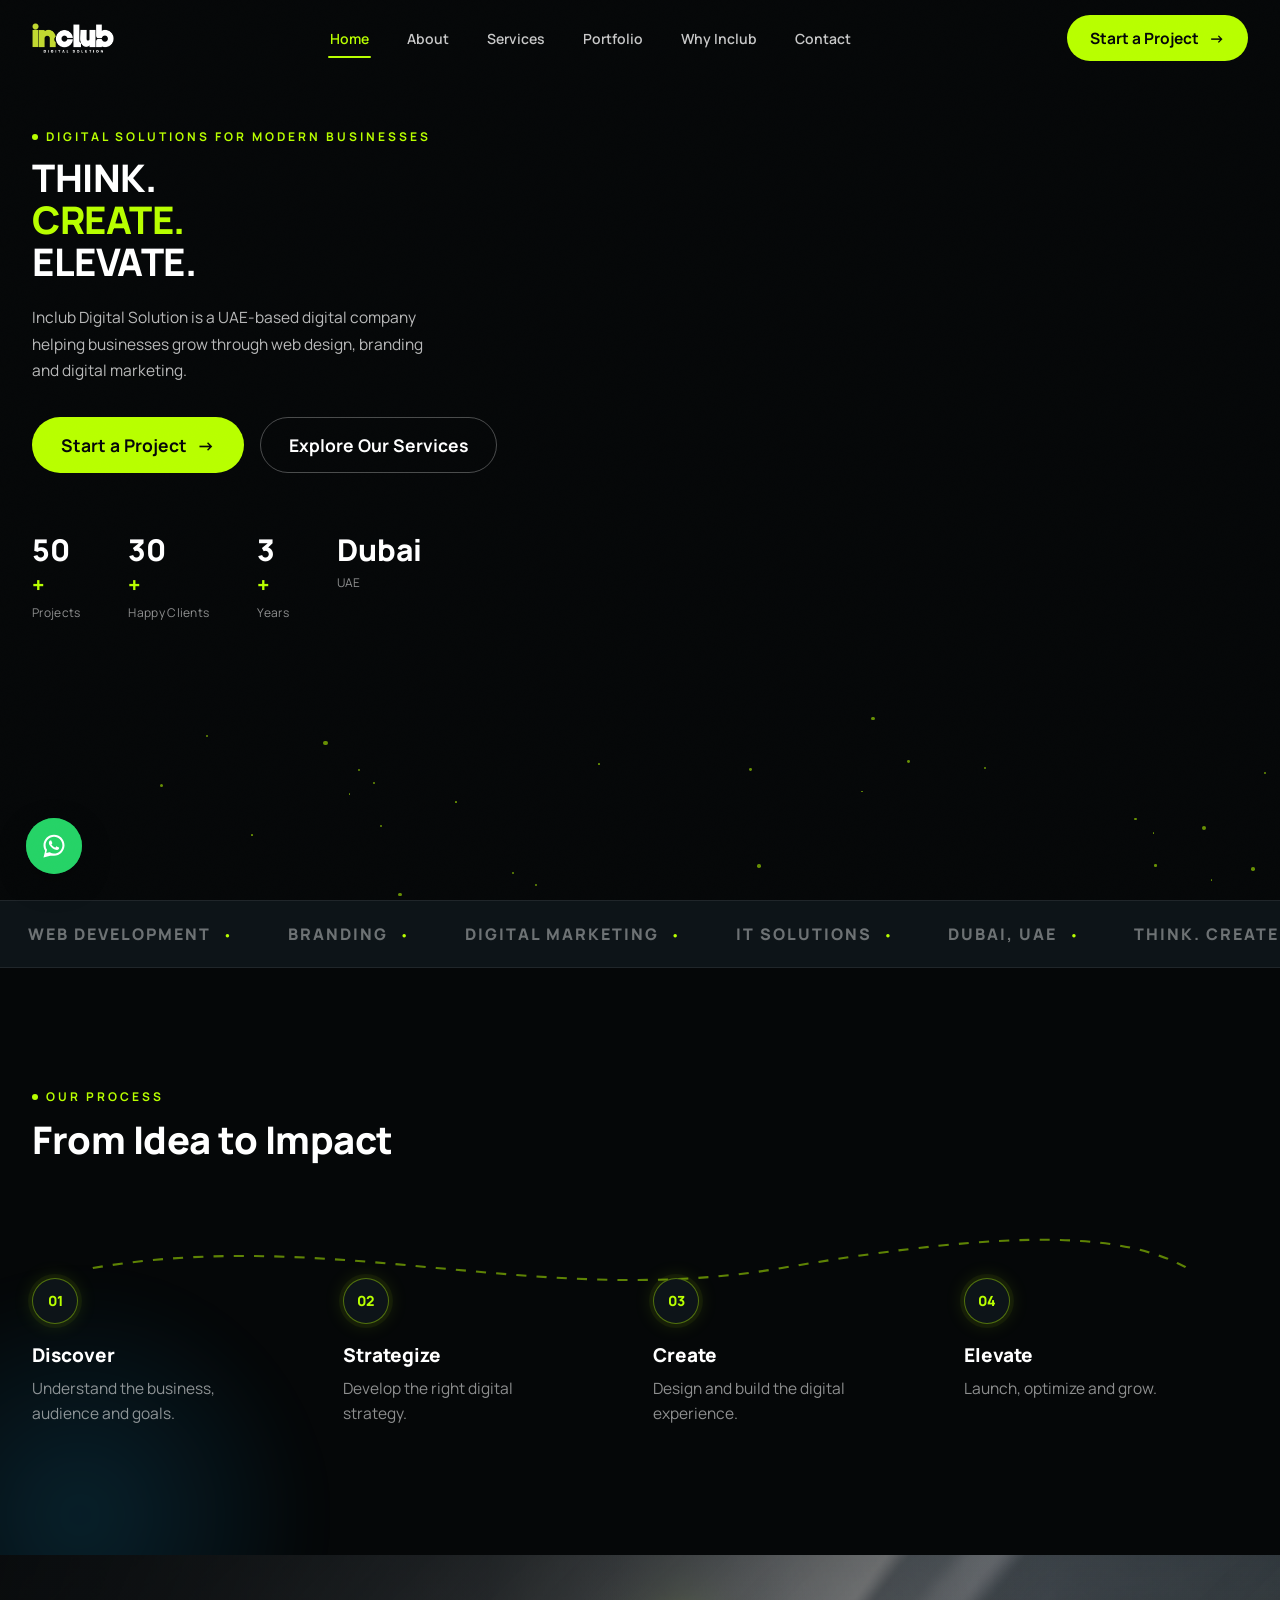
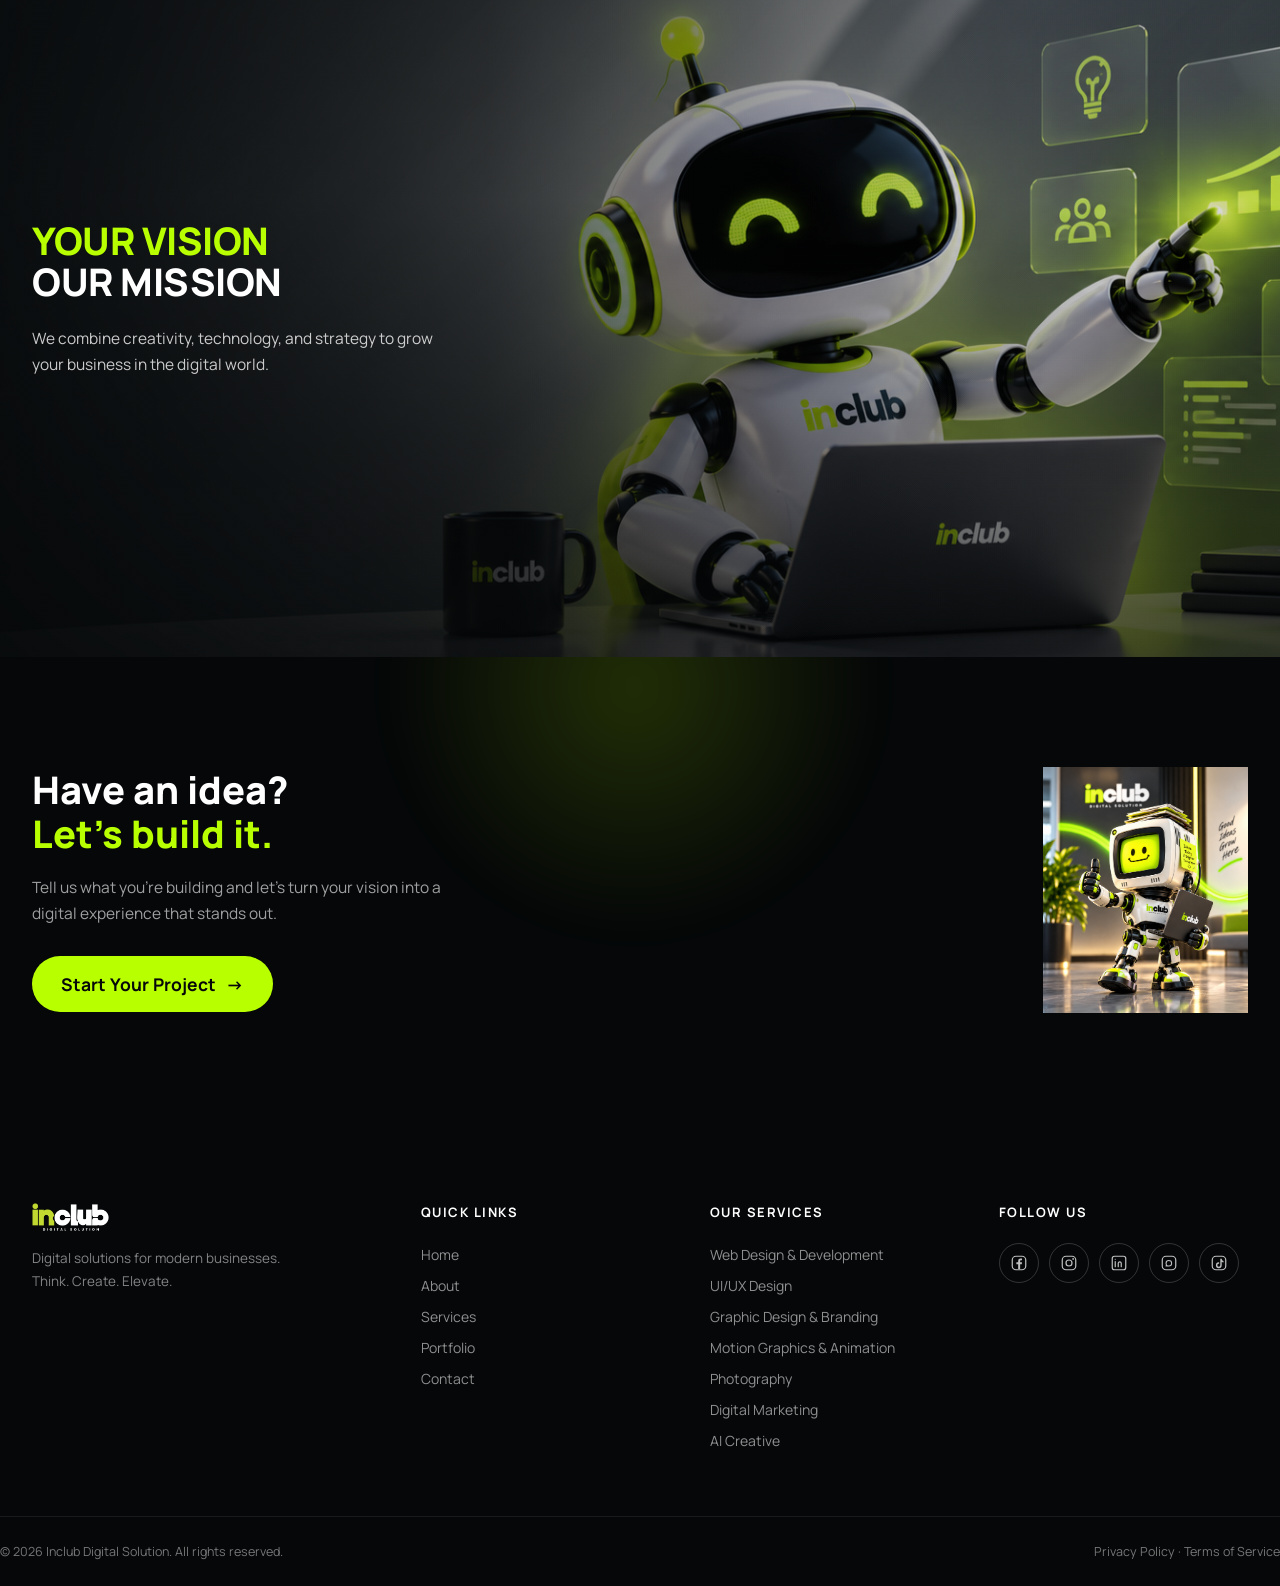
<file: index.html>
<!DOCTYPE html>
<html lang="en">
<head>
<meta charset="UTF-8">
<meta name="viewport" content="width=device-width, initial-scale=1.0">
<title>UAE-Based Digital Agency | Inclub Digital Solution</title>
<meta name="description" content="Inclub Digital Solution is a UAE-based digital company offering web design, UI/UX, branding, animation, photography, digital marketing and AI creative services.">
<meta property="og:type" content="website">
<meta property="og:site_name" content="Inclub Digital Solution">
<meta property="og:locale" content="en_AE">
<meta property="og:title" content="UAE-Based Digital Agency | Inclub Digital Solution">
<meta property="og:description" content="Inclub Digital Solution is a UAE-based digital company offering web design, UI/UX, branding, animation, photography, digital marketing and AI creative services.">
<meta name="twitter:card" content="summary">
<meta name="twitter:title" content="UAE-Based Digital Agency | Inclub Digital Solution">
<meta name="twitter:description" content="Inclub Digital Solution is a UAE-based digital company offering web design, UI/UX, branding, animation, photography, digital marketing and AI creative services.">
<link rel="icon" href="assets/logo-mark.png" type="image/png">
<link rel="preconnect" href="https://fonts.googleapis.com">
<link rel="preconnect" href="https://fonts.gstatic.com" crossorigin>
<link href="https://fonts.googleapis.com/css2?family=Manrope:wght@400;500;600;700;800&display=swap" rel="stylesheet">
<link rel="stylesheet" href="style.css">
<noscript><style>.reveal{opacity:1;transform:none;filter:none}</style></noscript>
<link rel="canonical" href="https://inclubdigitalsolutions.ae/">
<meta property="og:url" content="https://inclubdigitalsolutions.ae/">
<meta property="og:image" content="https://inclubdigitalsolutions.ae/assets/logo-mark.png">
<meta property="og:image:alt" content="Inclub Digital Solution logo">
<meta name="twitter:image" content="https://inclubdigitalsolutions.ae/assets/logo-mark.png">
<meta name="twitter:image:alt" content="Inclub Digital Solution logo"><script type="application/ld+json">
{
  "@context": "https://schema.org",
  "@type": "Organization",
  "@id": "https://inclubdigitalsolutions.ae/#organization",
  "name": "Inclub Digital Solution",
  "url": "https://inclubdigitalsolutions.ae/",
  "logo": "https://inclubdigitalsolutions.ae/assets/logo.png",
  "description": "UAE-based digital company offering web design and development, UI/UX design, graphic design and branding, motion graphics and animation, photography, digital marketing and AI creative services.",
  "email": "inclubdigitalsolutions@gmail.com",
  "telephone": "+971547295871",
  "address": {
    "addressCountry": "AE",
    "@type": "PostalAddress",
    "addressLocality": "Dubai"
  },
  "sameAs": [
    "https://www.facebook.com/profile.php?id=61593820896204",
    "https://www.instagram.com/inclubdigitalsolution/",
    "https://www.linkedin.com/company/inclubdigitalsolution/",
    "https://www.tiktok.com/@inclubdigitalsolution"
  ]
}
</script>
</head>
<body>

<div class="grain"></div>
<div class="cursor-dot" id="cursorDot"></div>
<div class="cursor-ring" id="cursorRing"></div>
<div class="back-to-top" id="backToTop" aria-label="Back to top" role="button" tabindex="0">
  <svg width="18" height="18" viewBox="0 0 24 24" fill="none"><path d="M12 19V5M12 5L5 12M12 5L19 12" stroke="currentColor" stroke-width="2" stroke-linecap="round" stroke-linejoin="round"/></svg>
</div>

<a href="https://wa.me/971547295871" target="_blank" rel="noopener noreferrer" class="whatsapp-float" aria-label="Chat on WhatsApp">
  <span class="whatsapp-tooltip">Chat with us</span>
  <svg viewBox="0 0 32 32" fill="currentColor"><path d="M16.001 3C9.373 3 4 8.373 4 15c0 2.379.694 4.596 1.885 6.463L4 29l7.717-1.859A11.93 11.93 0 0016.001 27C22.628 27 28 21.627 28 15S22.628 3 16.001 3zm.001 21.6a9.56 9.56 0 01-4.868-1.334l-.349-.207-3.65.879.89-3.556-.228-.365A9.553 9.553 0 016.4 15c0-5.294 4.307-9.6 9.601-9.6 5.293 0 9.6 4.306 9.6 9.6 0 5.294-4.307 9.6-9.6 9.6zm5.264-7.19c-.288-.144-1.706-.842-1.97-.938-.264-.096-.456-.144-.648.144-.192.288-.744.938-.912 1.13-.168.192-.336.216-.624.072-.288-.144-1.216-.448-2.316-1.428-.856-.763-1.434-1.706-1.602-1.994-.168-.288-.018-.444.126-.588.13-.129.288-.336.432-.504.144-.168.192-.288.288-.48.096-.192.048-.36-.024-.504-.072-.144-.648-1.562-.888-2.14-.234-.562-.472-.486-.648-.495l-.552-.01c-.192 0-.504.072-.768.36-.264.288-1.008.984-1.008 2.4 0 1.416 1.032 2.784 1.176 2.976.144.192 2.03 3.1 4.92 4.347.687.297 1.223.474 1.641.606.689.219 1.316.188 1.812.114.553-.083 1.706-.697 1.947-1.37.24-.672.24-1.248.168-1.37-.072-.12-.264-.192-.552-.336z"/></svg>
</a>

<header class="header" id="header">
  <div class="container header-inner">
    <a href="index.html" class="logo"><img src="assets/logo.png" alt="Inclub Digital Solution"></a>

    <nav class="nav" id="mainNav">
      <a href="index.html" class="nav-link" data-nav>Home</a>
      <a href="about.html" class="nav-link" data-nav>About</a>
      <a href="services.html" class="nav-link" data-nav>Services</a>
      <a href="portfolio.html" class="nav-link" data-nav>Portfolio</a>
      <a href="why-inclub.html" class="nav-link" data-nav>Why Inclub</a>
      <a href="contact.html" class="nav-link" data-nav>Contact</a>
    </nav>

    <a href="contact.html" class="btn btn-primary btn-sm header-cta">Start a Project <span class="arrow">→</span></a>

    <button class="hamburger" id="hamburger" aria-label="Open menu" aria-expanded="false">
      <span></span><span></span><span></span>
    </button>
  </div>

</header>
  <div class="mobile-menu" id="mobileMenu">
    <nav class="mobile-nav">
      <a href="index.html" data-nav-mobile>Home</a>
      <a href="about.html" data-nav-mobile>About</a>
      <a href="services.html" data-nav-mobile>Services</a>
      <a href="portfolio.html" data-nav-mobile>Portfolio</a>
      <a href="why-inclub.html" data-nav-mobile>Why Inclub</a>
      <a href="contact.html" data-nav-mobile>Contact</a>
    </nav>
    <a href="contact.html" class="btn btn-primary" data-nav-mobile>Start a Project <span class="arrow">→</span></a>
  </div>


<section class="hero" id="home">
  <div class="hero-bg">
    <video class="hero-bg-video" autoplay muted loop playsinline preload="auto">
      <source src="assets/background_play.mp4" type="video/mp4">
    </video>
  </div>
  <div class="hero-particles" id="heroParticles"></div>

  <div class="container hero-inner">
    <p class="eyebrow reveal">Digital Solutions for Modern Businesses</p>
    <h1 class="hero-title reveal">
      <span class="line line-white">THINK.</span>
      <span class="line line-lime">CREATE.</span>
      <span class="line line-white">ELEVATE.</span>
    </h1>
    <p class="hero-sub reveal">Inclub Digital Solution is a UAE-based digital company helping businesses grow through web design, branding and digital marketing.</p>

    <div class="hero-actions reveal">
      <a href="contact.html" class="btn btn-primary">Start a Project <span class="arrow">→</span></a>
      <a href="services.html" class="btn btn-outline">Explore Our Services</a>
    </div>

    <div class="hero-stats reveal">
      <div class="stat"><span class="stat-num" data-count="50">0</span><span class="stat-suffix">+</span><span class="stat-label">Projects</span></div>
      <div class="stat"><span class="stat-num" data-count="30">0</span><span class="stat-suffix">+</span><span class="stat-label">Happy Clients</span></div>
      <div class="stat"><span class="stat-num" data-count="3">0</span><span class="stat-suffix">+</span><span class="stat-label">Years</span></div>
      <div class="stat stat-text"><span class="stat-num-static">Dubai</span><span class="stat-label">UAE</span></div>
    </div>
  </div>
</section>

<div class="marquee">
  <div class="marquee-track">
    <div class="marquee-item">Web Development <span>●</span></div>
    <div class="marquee-item">Branding <span>●</span></div>
    <div class="marquee-item">Digital Marketing <span>●</span></div>
    <div class="marquee-item">IT Solutions <span>●</span></div>
    <div class="marquee-item">Dubai, UAE <span>●</span></div>
    <div class="marquee-item">Think. Create. Elevate. <span>●</span></div>
    <div class="marquee-item">Web Development <span>●</span></div>
    <div class="marquee-item">Branding <span>●</span></div>
    <div class="marquee-item">Digital Marketing <span>●</span></div>
    <div class="marquee-item">IT Solutions <span>●</span></div>
    <div class="marquee-item">Dubai, UAE <span>●</span></div>
    <div class="marquee-item">Think. Create. Elevate. <span>●</span></div>
  </div>
</div>

<section class="process" id="process">
  <div class="container">
    <div class="section-head reveal">
      <p class="eyebrow">Our Process</p>
      <h2 class="section-title section-title-light">From Idea to Impact</h2>
    </div>

    <div class="process-track reveal">
      <svg class="process-line" viewBox="0 0 1200 120" preserveAspectRatio="none" aria-hidden="true">
        <path d="M60 60 C 300 10, 500 110, 740 60 S 1080 20, 1140 60" />
      </svg>

      <div class="process-steps">
        <div class="process-step">
          <span class="process-index">01</span>
          <h4>Discover</h4>
          <p>Understand the business, audience and goals.</p>
        </div>
        <div class="process-step">
          <span class="process-index">02</span>
          <h4>Strategize</h4>
          <p>Develop the right digital strategy.</p>
        </div>
        <div class="process-step">
          <span class="process-index">03</span>
          <h4>Create</h4>
          <p>Design and build the digital experience.</p>
        </div>
        <div class="process-step">
          <span class="process-index">04</span>
          <h4>Elevate</h4>
          <p>Launch, optimize and grow.</p>
        </div>
      </div>
    </div>
  </div>
</section>

<section class="vision" id="vision">
  <div class="vision-bg" style="background-image:url('assets/our-mission.png')" id="visionBg"></div>
  <div class="vision-overlay"></div>
  <div class="container vision-inner reveal">
    <h2 class="vision-title">
      <span class="line-lime">YOUR VISION</span>
      <span class="line-white">OUR MISSION</span>
    </h2>
    <p class="vision-text">We combine creativity, technology, and strategy to grow your business in the digital world.</p>
  </div>
</section>

<section class="cta">
  <div class="container cta-inner reveal">
    <div class="cta-copy">
      <h2>Have an idea?<br><span class="lime">Let's build it.</span></h2>
      <p>Tell us what you're building and let's turn your vision into a digital experience that stands out.</p>
      <a href="contact.html" class="btn btn-primary">Start Your Project <span class="arrow">→</span></a>
    </div>
    <img src="assets/inclub_icon.png" alt="Inclub" class="cta-robot">
  </div>
</section>

<footer class="footer">
  <div class="container footer-grid">
    <div class="footer-brand">
      <img src="assets/logo.png" alt="Inclub Digital Solution">
      <p>Digital solutions for modern businesses.<br>Think. Create. Elevate.</p>
    </div>

    <div class="footer-col">
      <h5>Quick Links</h5>
      <a href="index.html">Home</a>
      <a href="about.html">About</a>
      <a href="services.html">Services</a>
      <a href="portfolio.html">Portfolio</a>
      <a href="contact.html">Contact</a>
    </div>

    <div class="footer-col">
      <h5>Our Services</h5>
      <a href="services.html">Web Design & Development</a>
      <a href="services.html">UI/UX Design</a>
      <a href="services.html">Graphic Design & Branding</a>
      <a href="services.html">Motion Graphics & Animation</a>
      <a href="services.html">Photography</a>
      <a href="services.html">Digital Marketing</a>
      <a href="services.html">AI Creative</a>
    </div>

    <div class="footer-col">
      <h5>Follow Us</h5>
      <div class="footer-social">
        <a href="https://www.facebook.com/profile.php?id=61593820896204" target="_blank" rel="noopener noreferrer" aria-label="Facebook" class="social-btn">
          <svg width="18" height="18" viewBox="0 0 24 24" fill="none"><rect x="3" y="3" width="18" height="18" rx="5" stroke="currentColor" stroke-width="1.6"/><path d="M13.5 20v-6.5h2.2l.3-2.5h-2.5v-1.6c0-.7.3-1.2 1.2-1.2h1.3V6c-.2 0-1-.1-1.9-.1-1.9 0-3.2 1.1-3.2 3.3v1.8H8.5v2.5h2.4V20h2.6z" fill="currentColor"/></svg>
        </a>
        <a href="https://www.instagram.com/inclubdigitalsolution/" target="_blank" rel="noopener noreferrer" aria-label="Instagram" class="social-btn">
          <svg width="18" height="18" viewBox="0 0 24 24" fill="none"><rect x="3" y="3" width="18" height="18" rx="5" stroke="currentColor" stroke-width="1.6"/><circle cx="12" cy="12" r="4" stroke="currentColor" stroke-width="1.6"/><circle cx="17.5" cy="6.5" r="1.2" fill="currentColor"/></svg>
        </a>
        <a href="https://www.linkedin.com/company/inclubdigitalsolution/" target="_blank" rel="noopener noreferrer" aria-label="LinkedIn" class="social-btn">
          <svg width="18" height="18" viewBox="0 0 24 24" fill="none"><rect x="3" y="3" width="18" height="18" rx="3" stroke="currentColor" stroke-width="1.6"/><path d="M7 10v7M7 7v.01M11 17v-4.5a2 2 0 014-.2M15 17v-4.7" stroke="currentColor" stroke-width="1.6" stroke-linecap="round"/></svg>
        </a>
        <a href="https://wa.me/971547295871" target="_blank" rel="noopener noreferrer" aria-label="WhatsApp" class="social-btn">
          <svg width="18" height="18" viewBox="0 0 24 24" fill="none"><rect x="3" y="3" width="18" height="18" rx="5" stroke="currentColor" stroke-width="1.6"/><path d="M15.5 12.3c0 2-1.7 3.7-3.7 3.7-.6 0-1.2-.1-1.7-.4l-2 .5.5-1.9a3.6 3.6 0 01-.5-1.9c0-2 1.7-3.7 3.7-3.7s3.7 1.7 3.7 3.7z" stroke="currentColor" stroke-width="1.4" stroke-linejoin="round"/></svg>
        </a>
        <a href="https://www.tiktok.com/@inclubdigitalsolution" target="_blank" rel="noopener noreferrer" aria-label="TikTok" class="social-btn">
          <svg width="18" height="18" viewBox="0 0 24 24" fill="none"><rect x="3" y="3" width="18" height="18" rx="5" stroke="currentColor" stroke-width="1.6"/><path d="M13.75 6.3h1.85c.16 1.42 1.02 2.6 2.4 3.02v1.9c-.87-.05-1.68-.33-2.4-.79v4.55a3.86 3.86 0 11-3.86-3.86c.14 0 .28.01.41.03v1.92a1.96 1.96 0 101.6 1.93V6.3z" fill="currentColor"/></svg>
        </a>
      </div>
    </div>
  </div>

  <div class="container footer-bottom">
    <span>© <span id="year"></span> Inclub Digital Solution. All rights reserved.</span>
    <span class="footer-legal"><a href="#">Privacy Policy</a> · <a href="#">Terms of Service</a></span>
  </div>
</footer>

<script src="script.js"></script>
</body>
</html>
</file>
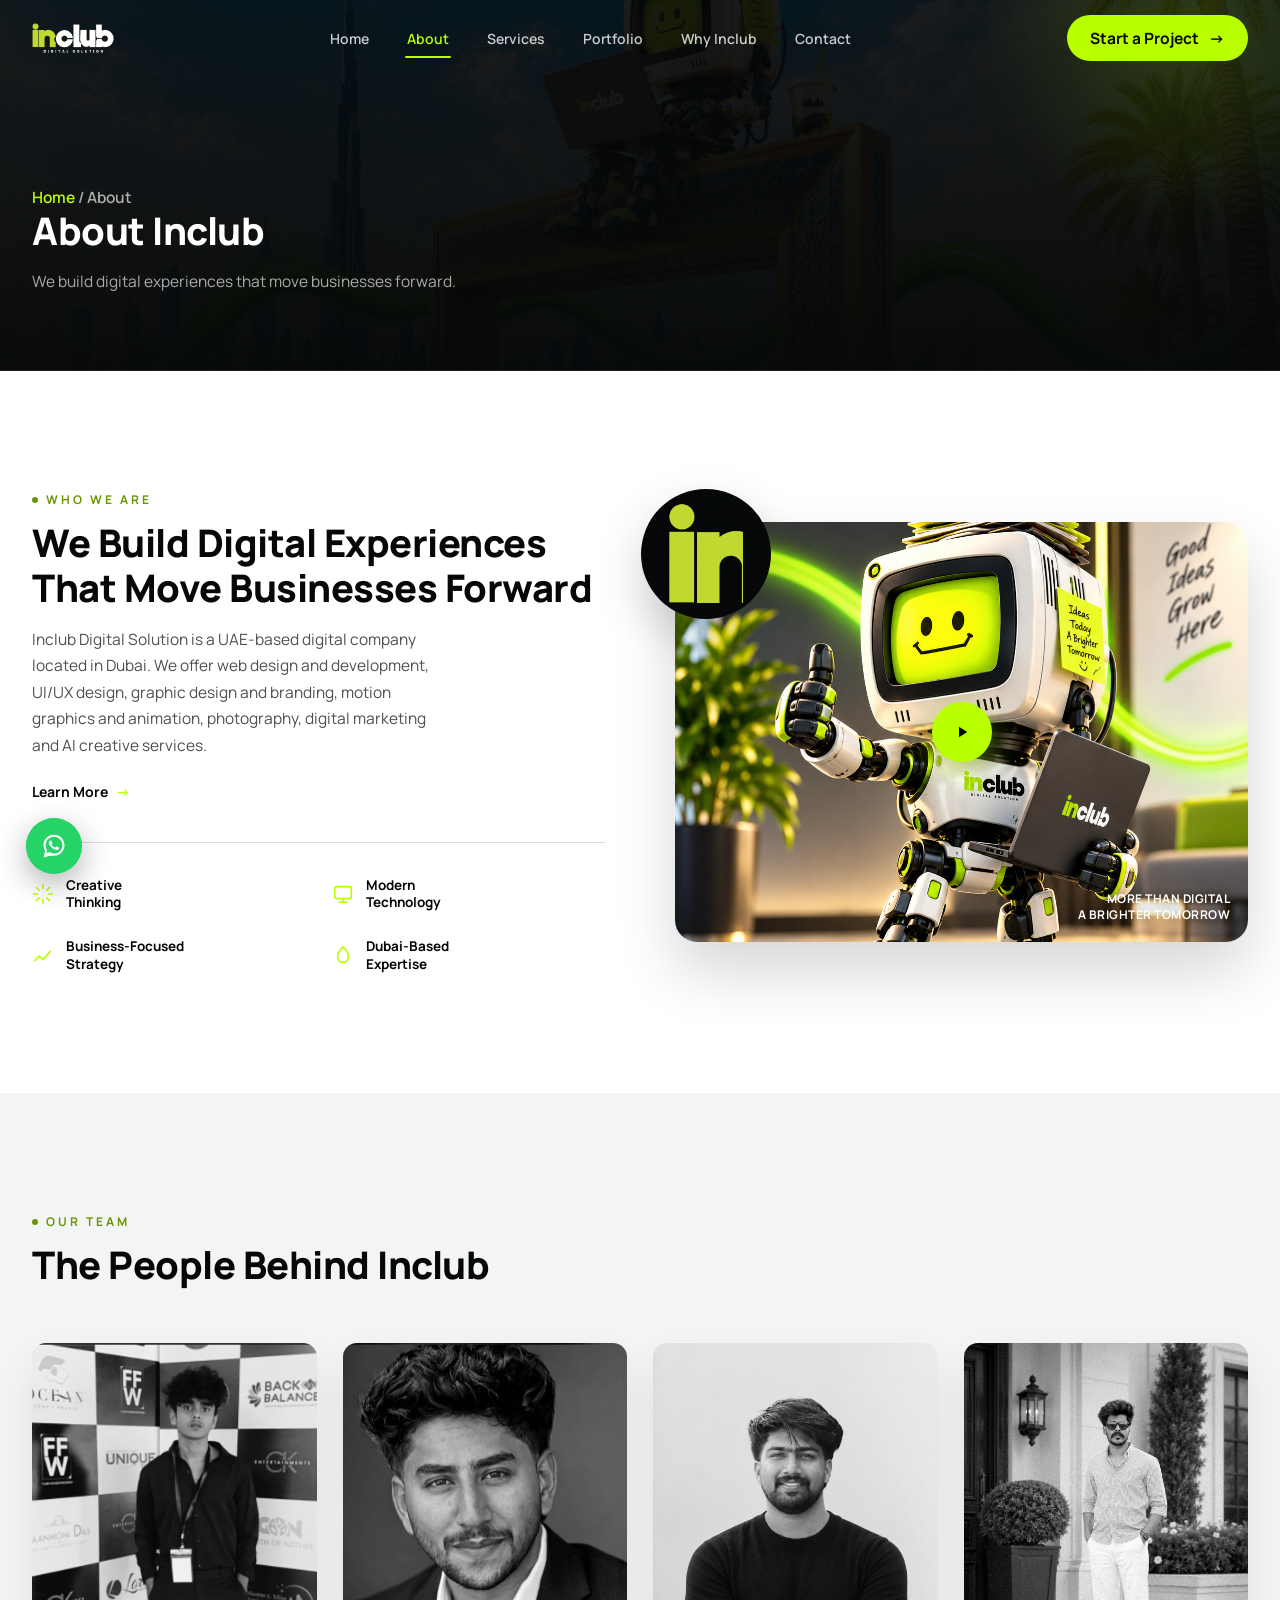
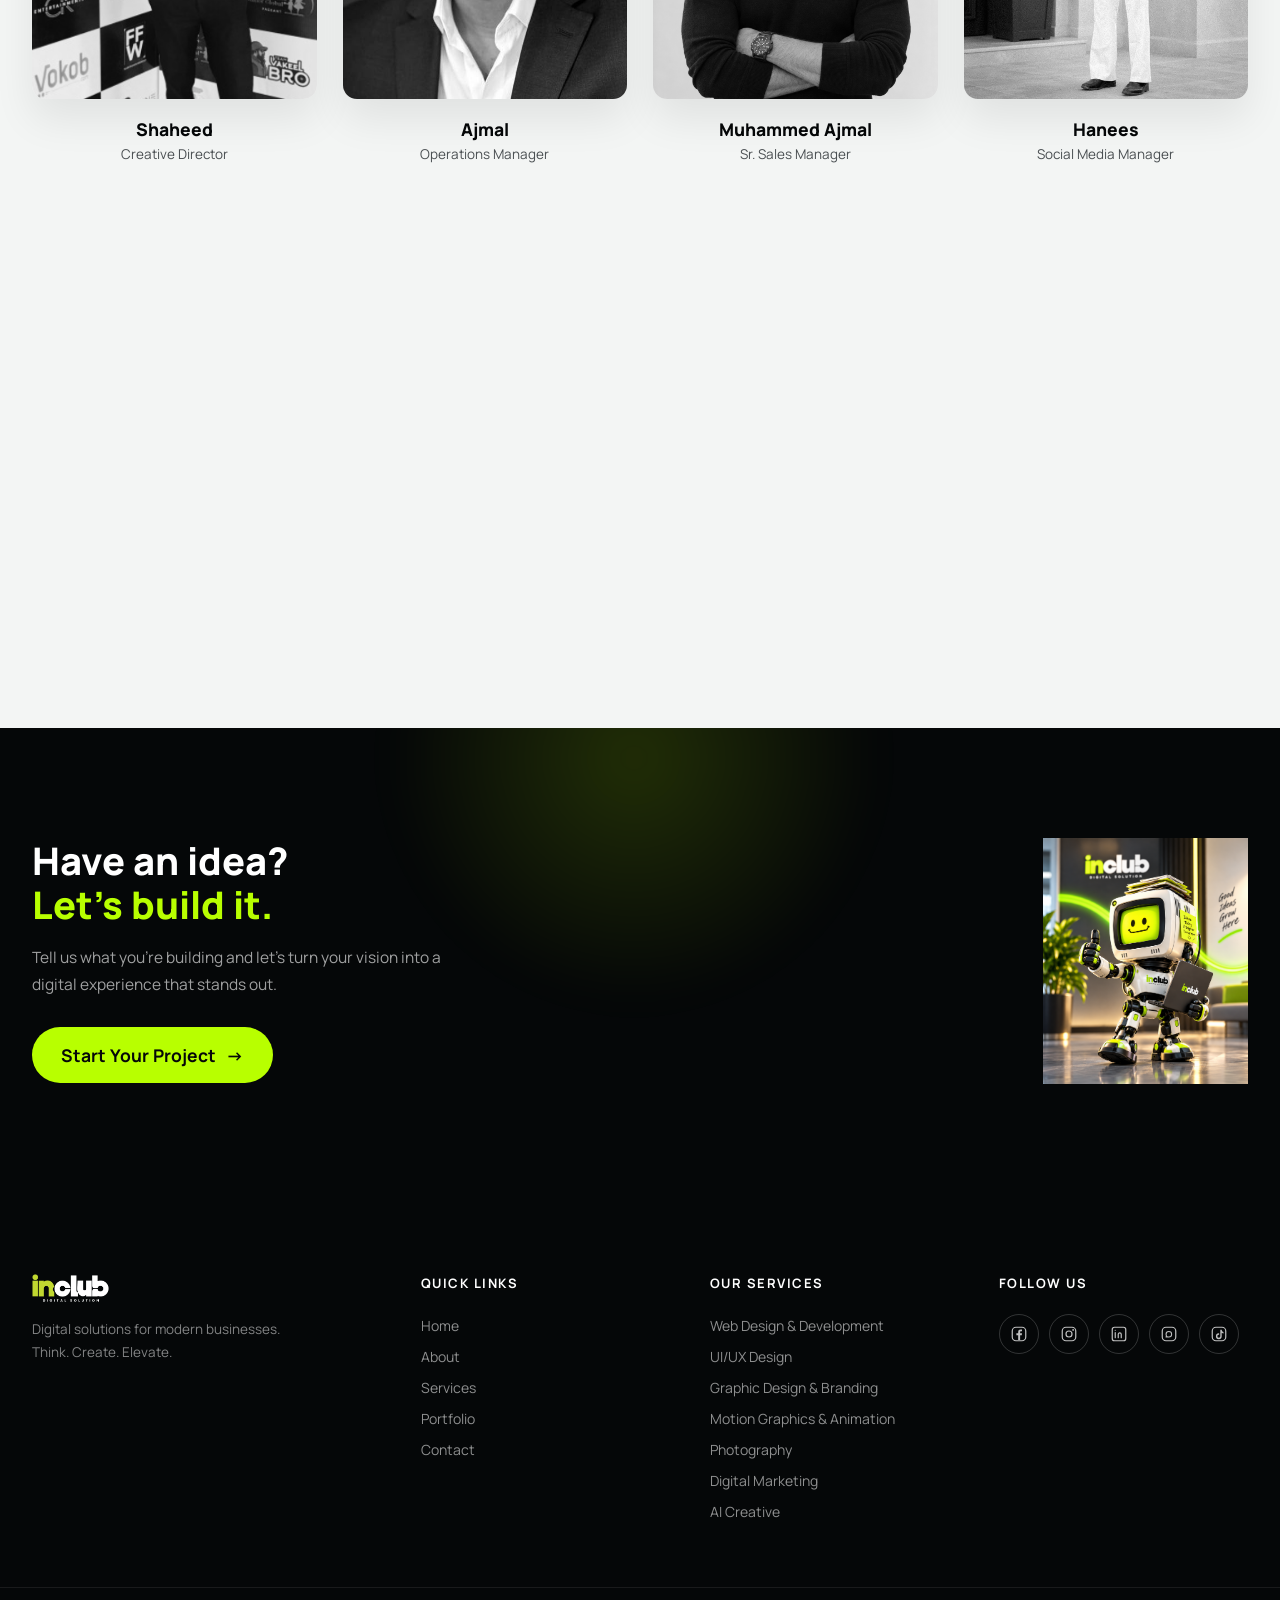
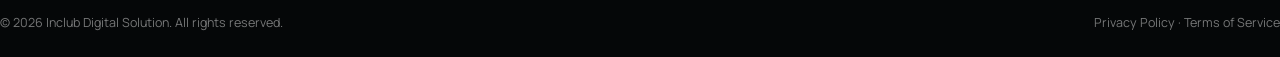
<file: about.html>
<!DOCTYPE html>
<html lang="en">
<head>
<meta charset="UTF-8">
<meta name="viewport" content="width=device-width, initial-scale=1.0">
<title>About Our UAE-Based Company | Inclub Digital Solution</title>
<meta name="description" content="Meet Inclub Digital Solution, a UAE-based creative team combining design, technology and strategy to build brands and digital experiences for businesses.">
<meta property="og:type" content="website">
<meta property="og:site_name" content="Inclub Digital Solution">
<meta property="og:locale" content="en_AE">
<meta property="og:title" content="About Our UAE-Based Company | Inclub Digital Solution">
<meta property="og:description" content="Meet Inclub Digital Solution, a UAE-based creative team combining design, technology and strategy to build brands and digital experiences for businesses.">
<meta name="twitter:card" content="summary">
<meta name="twitter:title" content="About Our UAE-Based Company | Inclub Digital Solution">
<meta name="twitter:description" content="Meet Inclub Digital Solution, a UAE-based creative team combining design, technology and strategy to build brands and digital experiences for businesses.">
<link rel="icon" href="assets/logo-mark.png" type="image/png">
<link rel="preconnect" href="https://fonts.googleapis.com">
<link rel="preconnect" href="https://fonts.gstatic.com" crossorigin>
<link href="https://fonts.googleapis.com/css2?family=Manrope:wght@400;500;600;700;800&display=swap" rel="stylesheet">
<link rel="stylesheet" href="style.css">
<noscript><style>.reveal{opacity:1;transform:none;filter:none}</style></noscript>
<link rel="canonical" href="https://inclubdigitalsolutions.ae/about.html">
<meta property="og:url" content="https://inclubdigitalsolutions.ae/about.html">
<meta property="og:image" content="https://inclubdigitalsolutions.ae/assets/logo-mark.png">
<meta property="og:image:alt" content="Inclub Digital Solution logo">
<meta name="twitter:image" content="https://inclubdigitalsolutions.ae/assets/logo-mark.png">
<meta name="twitter:image:alt" content="Inclub Digital Solution logo"></head>
<body>

<div class="grain"></div>
<div class="cursor-dot" id="cursorDot"></div>
<div class="cursor-ring" id="cursorRing"></div>
<div class="back-to-top" id="backToTop" aria-label="Back to top" role="button" tabindex="0">
  <svg width="18" height="18" viewBox="0 0 24 24" fill="none"><path d="M12 19V5M12 5L5 12M12 5L19 12" stroke="currentColor" stroke-width="2" stroke-linecap="round" stroke-linejoin="round"/></svg>
</div>

<a href="https://wa.me/971547295871" target="_blank" rel="noopener noreferrer" class="whatsapp-float" aria-label="Chat on WhatsApp">
  <span class="whatsapp-tooltip">Chat with us</span>
  <svg viewBox="0 0 32 32" fill="currentColor"><path d="M16.001 3C9.373 3 4 8.373 4 15c0 2.379.694 4.596 1.885 6.463L4 29l7.717-1.859A11.93 11.93 0 0016.001 27C22.628 27 28 21.627 28 15S22.628 3 16.001 3zm.001 21.6a9.56 9.56 0 01-4.868-1.334l-.349-.207-3.65.879.89-3.556-.228-.365A9.553 9.553 0 016.4 15c0-5.294 4.307-9.6 9.601-9.6 5.293 0 9.6 4.306 9.6 9.6 0 5.294-4.307 9.6-9.6 9.6zm5.264-7.19c-.288-.144-1.706-.842-1.97-.938-.264-.096-.456-.144-.648.144-.192.288-.744.938-.912 1.13-.168.192-.336.216-.624.072-.288-.144-1.216-.448-2.316-1.428-.856-.763-1.434-1.706-1.602-1.994-.168-.288-.018-.444.126-.588.13-.129.288-.336.432-.504.144-.168.192-.288.288-.48.096-.192.048-.36-.024-.504-.072-.144-.648-1.562-.888-2.14-.234-.562-.472-.486-.648-.495l-.552-.01c-.192 0-.504.072-.768.36-.264.288-1.008.984-1.008 2.4 0 1.416 1.032 2.784 1.176 2.976.144.192 2.03 3.1 4.92 4.347.687.297 1.223.474 1.641.606.689.219 1.316.188 1.812.114.553-.083 1.706-.697 1.947-1.37.24-.672.24-1.248.168-1.37-.072-.12-.264-.192-.552-.336z"/></svg>
</a>

<header class="header" id="header">
  <div class="container header-inner">
    <a href="index.html" class="logo"><img src="assets/logo.png" alt="Inclub Digital Solution"></a>

    <nav class="nav" id="mainNav">
      <a href="index.html" class="nav-link" data-nav>Home</a>
      <a href="about.html" class="nav-link" data-nav>About</a>
      <a href="services.html" class="nav-link" data-nav>Services</a>
      <a href="portfolio.html" class="nav-link" data-nav>Portfolio</a>
      <a href="why-inclub.html" class="nav-link" data-nav>Why Inclub</a>
      <a href="contact.html" class="nav-link" data-nav>Contact</a>
    </nav>

    <a href="contact.html" class="btn btn-primary btn-sm header-cta">Start a Project <span class="arrow">→</span></a>

    <button class="hamburger" id="hamburger" aria-label="Open menu" aria-expanded="false">
      <span></span><span></span><span></span>
    </button>
  </div>

</header>
  <div class="mobile-menu" id="mobileMenu">
    <nav class="mobile-nav">
      <a href="index.html" data-nav-mobile>Home</a>
      <a href="about.html" data-nav-mobile>About</a>
      <a href="services.html" data-nav-mobile>Services</a>
      <a href="portfolio.html" data-nav-mobile>Portfolio</a>
      <a href="why-inclub.html" data-nav-mobile>Why Inclub</a>
      <a href="contact.html" data-nav-mobile>Contact</a>
    </nav>
    <a href="contact.html" class="btn btn-primary" data-nav-mobile>Start a Project <span class="arrow">→</span></a>
  </div>


<section class="page-banner">
  <div class="page-banner-bg" style="background-image:url('assets/banner.png')"></div>
  <div class="page-banner-overlay"></div>
  <div class="container page-banner-inner reveal">
    <p class="breadcrumb"><a href="index.html">Home</a> / About</p>
    <h1>About Inclub</h1>
    <p>We build digital experiences that move businesses forward.</p>
  </div>
</section>

<section class="about">
  <div class="container about-grid">
    <div class="about-copy reveal">
      <p class="eyebrow eyebrow-dark">Who We Are</p>
      <h2 class="section-title">We Build Digital Experiences That Move Businesses Forward</h2>
      <p class="section-text">Inclub Digital Solution is a UAE-based digital company located in Dubai. We offer web design and development, UI/UX design, graphic design and branding, motion graphics and animation, photography, digital marketing and AI creative services.</p>
      <a href="services.html" class="link-arrow">Learn More <span class="arrow">→</span></a>

      <div class="about-features">
        <div class="about-feature">
          <svg width="22" height="22" viewBox="0 0 24 24" fill="none"><path d="M12 2v4M12 18v4M4.9 4.9l2.8 2.8M16.3 16.3l2.8 2.8M2 12h4M18 12h4M4.9 19.1l2.8-2.8M16.3 7.7l2.8-2.8" stroke="#B8FF00" stroke-width="1.8" stroke-linecap="round"/></svg>
          <span>Creative<br>Thinking</span>
        </div>
        <div class="about-feature">
          <svg width="22" height="22" viewBox="0 0 24 24" fill="none"><rect x="3" y="4" width="18" height="13" rx="2" stroke="#B8FF00" stroke-width="1.8"/><path d="M8 21h8M12 17v4" stroke="#B8FF00" stroke-width="1.8" stroke-linecap="round"/></svg>
          <span>Modern<br>Technology</span>
        </div>
        <div class="about-feature">
          <svg width="22" height="22" viewBox="0 0 24 24" fill="none"><path d="M3 17l5-5 4 4 8-9" stroke="#B8FF00" stroke-width="1.8" stroke-linecap="round" stroke-linejoin="round"/></svg>
          <span>Business-Focused<br>Strategy</span>
        </div>
        <div class="about-feature">
          <svg width="22" height="22" viewBox="0 0 24 24" fill="none"><path d="M12 2C8 6 6 9.5 6 13a6 6 0 0012 0c0-3.5-2-7-6-11z" stroke="#B8FF00" stroke-width="1.8"/></svg>
          <span>Dubai-Based<br>Expertise</span>
        </div>
      </div>
    </div>

    <div class="about-visual reveal">
      <div class="about-mark">
        <img src="assets/logo-mark.png" alt="Inclub logo mark">
      </div>
      <div class="about-image">
        <img src="assets/inclub_icon.png" alt="About Inclub">
        <button class="play-btn" aria-label="Play video">
          <svg width="18" height="18" viewBox="0 0 24 24" fill="none"><path d="M8 5v14l11-7L8 5z" fill="#050708"/></svg>
        </button>
        <span class="about-caption">MORE THAN DIGITAL<br>A BRIGHTER TOMORROW</span>
      </div>
    </div>
  </div>
</section>

<section class="team">
  <div class="container">
    <div class="section-head reveal">
      <p class="eyebrow eyebrow-dark">Our Team</p>
      <h2 class="section-title">The People Behind Inclub</h2>
    </div>

    <div class="team-grid">
      <div class="team-card reveal">
        <div class="team-photo">
          <img src="assets/team/shaheed.png" alt="Shaheed" style="object-position: center 8%;">
        </div>
        <h3 class="team-name">Shaheed</h3>
        <p class="team-role">Creative Director</p>
      </div>

      <div class="team-card reveal">
        <div class="team-photo">
          <img src="assets/team/aju.jpeg" alt="Aju" style="object-position: center 20%;">
        </div>
        <h3 class="team-name">Ajmal </h3>
        <p class="team-role">Operations Manager</p>
      </div>

      <div class="team-card reveal">
        <div class="team-photo">
          <img src="assets/team/m.ajmal.png" alt="Ajmal" style="object-position: center 20%;">
        </div>
        <h3 class="team-name">Muhammed Ajmal </h3>
        <p class="team-role">Sr. Sales Manager</p>
      </div>

      <div class="team-card reveal">
        <div class="team-photo">
          <img src="assets/team/hanees.jpeg" alt="Hanees" style="object-position: center 20%;">
        </div>
        <h3 class="team-name">Hanees</h3>
        <p class="team-role">Social Media Manager</p>
      </div>

       <div class="team-card reveal">
        <div class="team-photo">
          <img src="assets/team/sreerag.png" alt="Sreerag" style="object-position: center 20%;">
        </div>
        <h3 class="team-name">Sreerag K</h3>
        <p class="team-role">Photography Head</p>
      </div>

      <div class="team-card reveal">
        <div class="team-photo">
          <img src="assets/team/yadu.jpg" alt="Yadu" style="object-position: center 15%;">
        </div>
        <h3 class="team-name">Yadu Krishnan</h3>
        <p class="team-role">Website Developer</p>
      </div>

      <div class="team-card reveal">
        <div class="team-photo">
          <img src="assets/team/akshay.png" alt="Akshay" style="object-position: center 10%;">
        </div>
        <h3 class="team-name">Akshay</h3>
        <p class="team-role">Graphic Designer</p>
      </div>
    </div>
  </div>
</section>

<section class="cta">
  <div class="container cta-inner reveal">
    <div class="cta-copy">
      <h2>Have an idea?<br><span class="lime">Let's build it.</span></h2>
      <p>Tell us what you're building and let's turn your vision into a digital experience that stands out.</p>
      <a href="contact.html" class="btn btn-primary">Start Your Project <span class="arrow">→</span></a>
    </div>
    <img src="assets/inclub_icon.png" alt="Inclub" class="cta-robot">
  </div>
</section>

<footer class="footer">
  <div class="container footer-grid">
    <div class="footer-brand">
      <img src="assets/logo.png" alt="Inclub Digital Solution">
      <p>Digital solutions for modern businesses.<br>Think. Create. Elevate.</p>
    </div>

    <div class="footer-col">
      <h5>Quick Links</h5>
      <a href="index.html">Home</a>
      <a href="about.html">About</a>
      <a href="services.html">Services</a>
      <a href="portfolio.html">Portfolio</a>
      <a href="contact.html">Contact</a>
    </div>

    <div class="footer-col">
      <h5>Our Services</h5>
      <a href="services.html">Web Design & Development</a>
      <a href="services.html">UI/UX Design</a>
      <a href="services.html">Graphic Design & Branding</a>
      <a href="services.html">Motion Graphics & Animation</a>
      <a href="services.html">Photography</a>
      <a href="services.html">Digital Marketing</a>
      <a href="services.html">AI Creative</a>
    </div>

    <div class="footer-col">
      <h5>Follow Us</h5>
      <div class="footer-social">
        <a href="https://www.facebook.com/profile.php?id=61593820896204" target="_blank" rel="noopener noreferrer" aria-label="Facebook" class="social-btn">
          <svg width="18" height="18" viewBox="0 0 24 24" fill="none"><rect x="3" y="3" width="18" height="18" rx="5" stroke="currentColor" stroke-width="1.6"/><path d="M13.5 20v-6.5h2.2l.3-2.5h-2.5v-1.6c0-.7.3-1.2 1.2-1.2h1.3V6c-.2 0-1-.1-1.9-.1-1.9 0-3.2 1.1-3.2 3.3v1.8H8.5v2.5h2.4V20h2.6z" fill="currentColor"/></svg>
        </a>
        <a href="https://www.instagram.com/inclubdigitalsolution/" target="_blank" rel="noopener noreferrer" aria-label="Instagram" class="social-btn">
          <svg width="18" height="18" viewBox="0 0 24 24" fill="none"><rect x="3" y="3" width="18" height="18" rx="5" stroke="currentColor" stroke-width="1.6"/><circle cx="12" cy="12" r="4" stroke="currentColor" stroke-width="1.6"/><circle cx="17.5" cy="6.5" r="1.2" fill="currentColor"/></svg>
        </a>
        <a href="https://www.linkedin.com/company/inclubdigitalsolution/" target="_blank" rel="noopener noreferrer" aria-label="LinkedIn" class="social-btn">
          <svg width="18" height="18" viewBox="0 0 24 24" fill="none"><rect x="3" y="3" width="18" height="18" rx="3" stroke="currentColor" stroke-width="1.6"/><path d="M7 10v7M7 7v.01M11 17v-4.5a2 2 0 014-.2M15 17v-4.7" stroke="currentColor" stroke-width="1.6" stroke-linecap="round"/></svg>
        </a>
        <a href="https://wa.me/971547295871" target="_blank" rel="noopener noreferrer" aria-label="WhatsApp" class="social-btn">
          <svg width="18" height="18" viewBox="0 0 24 24" fill="none"><rect x="3" y="3" width="18" height="18" rx="5" stroke="currentColor" stroke-width="1.6"/><path d="M15.5 12.3c0 2-1.7 3.7-3.7 3.7-.6 0-1.2-.1-1.7-.4l-2 .5.5-1.9a3.6 3.6 0 01-.5-1.9c0-2 1.7-3.7 3.7-3.7s3.7 1.7 3.7 3.7z" stroke="currentColor" stroke-width="1.4" stroke-linejoin="round"/></svg>
        </a>
        <a href="https://www.tiktok.com/@inclubdigitalsolution" target="_blank" rel="noopener noreferrer" aria-label="TikTok" class="social-btn">
          <svg width="18" height="18" viewBox="0 0 24 24" fill="none"><rect x="3" y="3" width="18" height="18" rx="5" stroke="currentColor" stroke-width="1.6"/><path d="M13.75 6.3h1.85c.16 1.42 1.02 2.6 2.4 3.02v1.9c-.87-.05-1.68-.33-2.4-.79v4.55a3.86 3.86 0 11-3.86-3.86c.14 0 .28.01.41.03v1.92a1.96 1.96 0 101.6 1.93V6.3z" fill="currentColor"/></svg>
        </a>
      </div>
    </div>
  </div>

  <div class="container footer-bottom">
    <span>© <span id="year"></span> Inclub Digital Solution. All rights reserved.</span>
    <span class="footer-legal"><a href="#">Privacy Policy</a> · <a href="#">Terms of Service</a></span>
  </div>
</footer>

<script src="script.js"></script>
</body>
</html>
</file>
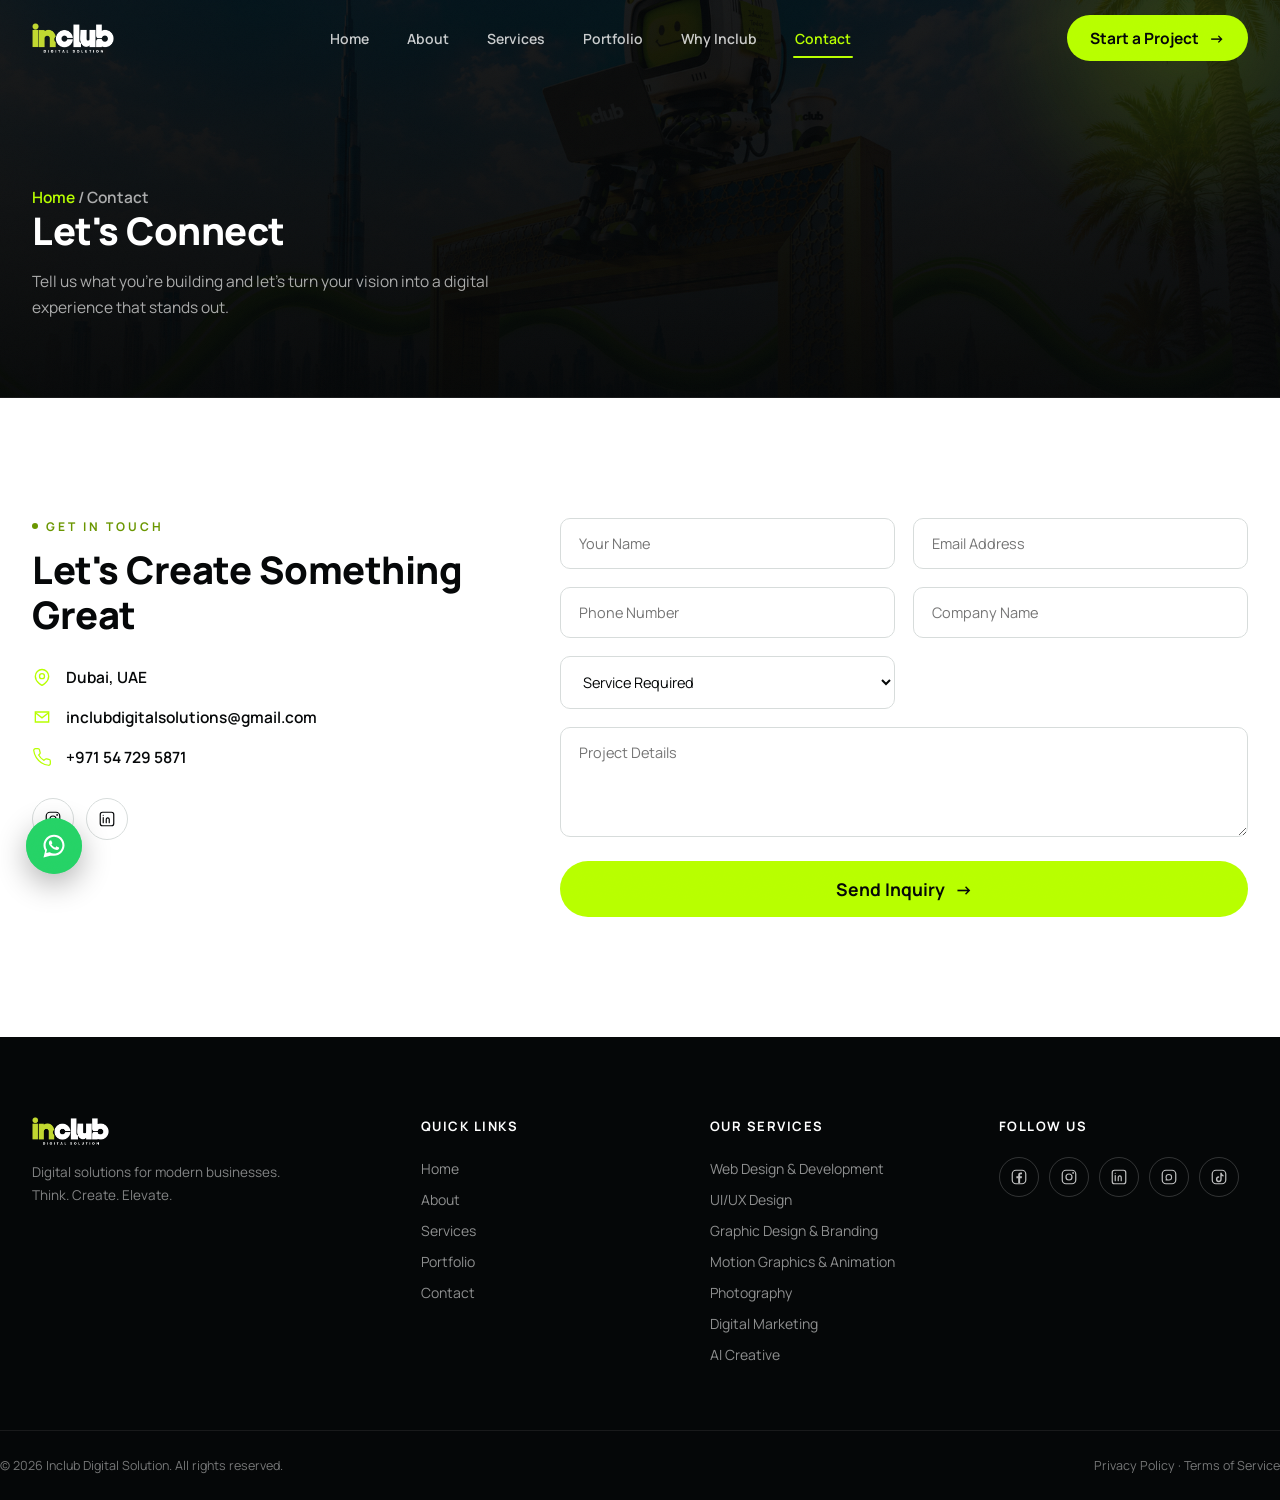
<file: contact.html>
<!DOCTYPE html>
<html lang="en">
<head>
<meta charset="UTF-8">
<meta name="viewport" content="width=device-width, initial-scale=1.0">
<title>Contact Our Dubai Digital Agency | Inclub Digital Solution</title>
<meta name="description" content="Contact Inclub Digital Solution in Dubai to discuss your website, branding or digital marketing project. Reach our team by email, phone or WhatsApp.">
<meta property="og:type" content="website">
<meta property="og:site_name" content="Inclub Digital Solution">
<meta property="og:locale" content="en_AE">
<meta property="og:title" content="Contact Our Dubai Digital Agency | Inclub Digital Solution">
<meta property="og:description" content="Contact Inclub Digital Solution in Dubai to discuss your website, branding or digital marketing project. Reach our team by email, phone or WhatsApp.">
<meta name="twitter:card" content="summary">
<meta name="twitter:title" content="Contact Our Dubai Digital Agency | Inclub Digital Solution">
<meta name="twitter:description" content="Contact Inclub Digital Solution in Dubai to discuss your website, branding or digital marketing project. Reach our team by email, phone or WhatsApp.">
<link rel="icon" href="assets/logo-mark.png" type="image/png">
<link rel="preconnect" href="https://fonts.googleapis.com">
<link rel="preconnect" href="https://fonts.gstatic.com" crossorigin>
<link href="https://fonts.googleapis.com/css2?family=Manrope:wght@400;500;600;700;800&display=swap" rel="stylesheet">
<link rel="stylesheet" href="style.css">
<noscript><style>.reveal{opacity:1;transform:none;filter:none}</style></noscript>
<link rel="canonical" href="https://inclubdigitalsolutions.ae/contact.html">
<meta property="og:url" content="https://inclubdigitalsolutions.ae/contact.html">
<meta property="og:image" content="https://inclubdigitalsolutions.ae/assets/logo-mark.png">
<meta property="og:image:alt" content="Inclub Digital Solution logo">
<meta name="twitter:image" content="https://inclubdigitalsolutions.ae/assets/logo-mark.png">
<meta name="twitter:image:alt" content="Inclub Digital Solution logo"></head>
<body>

<div class="grain"></div>
<div class="cursor-dot" id="cursorDot"></div>
<div class="cursor-ring" id="cursorRing"></div>
<div class="back-to-top" id="backToTop" aria-label="Back to top" role="button" tabindex="0">
  <svg width="18" height="18" viewBox="0 0 24 24" fill="none"><path d="M12 19V5M12 5L5 12M12 5L19 12" stroke="currentColor" stroke-width="2" stroke-linecap="round" stroke-linejoin="round"/></svg>
</div>

<a href="https://wa.me/971547295871" target="_blank" rel="noopener noreferrer" class="whatsapp-float" aria-label="Chat on WhatsApp">
  <span class="whatsapp-tooltip">Chat with us</span>
  <svg viewBox="0 0 32 32" fill="currentColor"><path d="M16.001 3C9.373 3 4 8.373 4 15c0 2.379.694 4.596 1.885 6.463L4 29l7.717-1.859A11.93 11.93 0 0016.001 27C22.628 27 28 21.627 28 15S22.628 3 16.001 3zm.001 21.6a9.56 9.56 0 01-4.868-1.334l-.349-.207-3.65.879.89-3.556-.228-.365A9.553 9.553 0 016.4 15c0-5.294 4.307-9.6 9.601-9.6 5.293 0 9.6 4.306 9.6 9.6 0 5.294-4.307 9.6-9.6 9.6zm5.264-7.19c-.288-.144-1.706-.842-1.97-.938-.264-.096-.456-.144-.648.144-.192.288-.744.938-.912 1.13-.168.192-.336.216-.624.072-.288-.144-1.216-.448-2.316-1.428-.856-.763-1.434-1.706-1.602-1.994-.168-.288-.018-.444.126-.588.13-.129.288-.336.432-.504.144-.168.192-.288.288-.48.096-.192.048-.36-.024-.504-.072-.144-.648-1.562-.888-2.14-.234-.562-.472-.486-.648-.495l-.552-.01c-.192 0-.504.072-.768.36-.264.288-1.008.984-1.008 2.4 0 1.416 1.032 2.784 1.176 2.976.144.192 2.03 3.1 4.92 4.347.687.297 1.223.474 1.641.606.689.219 1.316.188 1.812.114.553-.083 1.706-.697 1.947-1.37.24-.672.24-1.248.168-1.37-.072-.12-.264-.192-.552-.336z"/></svg>
</a>

<header class="header" id="header">
  <div class="container header-inner">
    <a href="index.html" class="logo"><img src="assets/logo.png" alt="Inclub Digital Solution"></a>

    <nav class="nav" id="mainNav">
      <a href="index.html" class="nav-link" data-nav>Home</a>
      <a href="about.html" class="nav-link" data-nav>About</a>
      <a href="services.html" class="nav-link" data-nav>Services</a>
      <a href="portfolio.html" class="nav-link" data-nav>Portfolio</a>
      <a href="why-inclub.html" class="nav-link" data-nav>Why Inclub</a>
      <a href="contact.html" class="nav-link" data-nav>Contact</a>
    </nav>

    <a href="contact.html" class="btn btn-primary btn-sm header-cta">Start a Project <span class="arrow">→</span></a>

    <button class="hamburger" id="hamburger" aria-label="Open menu" aria-expanded="false">
      <span></span><span></span><span></span>
    </button>
  </div>

</header>
  <div class="mobile-menu" id="mobileMenu">
    <nav class="mobile-nav">
      <a href="index.html" data-nav-mobile>Home</a>
      <a href="about.html" data-nav-mobile>About</a>
      <a href="services.html" data-nav-mobile>Services</a>
      <a href="portfolio.html" data-nav-mobile>Portfolio</a>
      <a href="why-inclub.html" data-nav-mobile>Why Inclub</a>
      <a href="contact.html" data-nav-mobile>Contact</a>
    </nav>
    <a href="contact.html" class="btn btn-primary" data-nav-mobile>Start a Project <span class="arrow">→</span></a>
  </div>


<section class="page-banner">
  <div class="page-banner-bg" style="background-image:url('assets/banner.png')"></div>
  <div class="page-banner-overlay"></div>
  <div class="container page-banner-inner reveal">
    <p class="breadcrumb"><a href="index.html">Home</a> / Contact</p>
    <h1>Let's Connect</h1>
    <p>Tell us what you're building and let's turn your vision into a digital experience that stands out.</p>
  </div>
</section>

<section class="contact">
  <div class="container contact-grid">
    <div class="contact-info reveal">
      <p class="eyebrow eyebrow-dark">Get In Touch</p>
      <h2 class="section-title">Let's Create Something Great</h2>

      <ul class="contact-list">
        <li>
          <svg width="20" height="20" viewBox="0 0 24 24" fill="none"><path d="M12 22s8-4 8-11a8 8 0 10-16 0c0 7 8 11 8 11z" stroke="#B8FF00" stroke-width="1.6"/><circle cx="12" cy="11" r="3" stroke="#B8FF00" stroke-width="1.6"/></svg>
          Dubai, UAE
        </li>
        <li>
          <svg width="20" height="20" viewBox="0 0 24 24" fill="none"><path d="M4 6h16v12H4z" stroke="#B8FF00" stroke-width="1.6"/><path d="M4 7l8 6 8-6" stroke="#B8FF00" stroke-width="1.6"/></svg>
          <a href="mailto:inclubdigitalsolutions@gmail.com">inclubdigitalsolutions@gmail.com</a>
        </li>
        <li>
          <svg width="20" height="20" viewBox="0 0 24 24" fill="none"><path d="M22 16.9v3a2 2 0 01-2.2 2 19.8 19.8 0 01-8.6-3.1 19.5 19.5 0 01-6-6A19.8 19.8 0 012.1 4.2 2 2 0 014.1 2h3a2 2 0 012 1.7c.1.9.3 1.8.6 2.6a2 2 0 01-.5 2.1L8 9.6a16 16 0 006.4 6.4l1.2-1.2a2 2 0 012.1-.5c.8.3 1.7.5 2.6.6a2 2 0 011.7 2z" stroke="#B8FF00" stroke-width="1.5"/></svg>
          <a href="tel:+971547295871">+971 54 729 5871</a>
        </li>
      </ul>

      <div class="social-row">
        <a href="https://www.instagram.com/inclubdigitalsolution/" target="_blank" rel="noopener noreferrer" aria-label="Instagram" class="social-btn">
          <svg width="18" height="18" viewBox="0 0 24 24" fill="none"><rect x="3" y="3" width="18" height="18" rx="5" stroke="currentColor" stroke-width="1.6"/><circle cx="12" cy="12" r="4" stroke="currentColor" stroke-width="1.6"/><circle cx="17.5" cy="6.5" r="1.2" fill="currentColor"/></svg>
        </a>
        <a href="https://www.linkedin.com/company/inclubdigitalsolution/" target="_blank" rel="noopener noreferrer" aria-label="LinkedIn" class="social-btn">
          <svg width="18" height="18" viewBox="0 0 24 24" fill="none"><rect x="3" y="3" width="18" height="18" rx="3" stroke="currentColor" stroke-width="1.6"/><path d="M7 10v7M7 7v.01M11 17v-4.5a2 2 0 014-.2M15 17v-4.7" stroke="currentColor" stroke-width="1.6" stroke-linecap="round"/></svg>
        </a>
      </div>
    </div>

    <form class="contact-form reveal" id="contactForm" novalidate>
      <div class="form-row">
        <div class="field">
          <input type="text" id="fName" name="name" placeholder="Your Name" required>
          <span class="field-error">Please enter your name</span>
        </div>
        <div class="field">
          <input type="email" id="fEmail" name="email" placeholder="Email Address" required>
          <span class="field-error">Please enter a valid email</span>
        </div>
      </div>
      <div class="form-row">
        <div class="field">
          <input type="tel" id="fPhone" name="phone" placeholder="Phone Number">
        </div>
        <div class="field">
          <input type="text" id="fCompany" name="company" placeholder="Company Name">
        </div>
      </div>
      <div class="form-row">
        <div class="field">
          <select id="fService" name="service">
            <option value="" disabled selected>Service Required</option>
            <option>Web Design &amp; Development</option>
            <option>UI/UX Design</option>
            <option>Graphic Design &amp; Branding</option>
            <option>Motion Graphics &amp; Animation</option>
            <option>Photography</option>
            <option>Digital Marketing</option>
            <option>AI Creative</option>
          </select>
        </div>
      </div>
      <div class="form-row">
        <div class="field field-full">
          <textarea id="fDetails" name="details" rows="4" placeholder="Project Details" required></textarea>
          <span class="field-error">Please tell us about your project</span>
        </div>
      </div>
      <button type="submit" class="btn btn-primary btn-block">Send Inquiry <span class="arrow">→</span></button>
      <p class="form-success" id="formSuccess">Thanks — your inquiry has been sent. We'll be in touch soon.</p>
    </form>
  </div>
</section>

<footer class="footer">
  <div class="container footer-grid">
    <div class="footer-brand">
      <img src="assets/logo.png" alt="Inclub Digital Solution">
      <p>Digital solutions for modern businesses.<br>Think. Create. Elevate.</p>
    </div>

    <div class="footer-col">
      <h5>Quick Links</h5>
      <a href="index.html">Home</a>
      <a href="about.html">About</a>
      <a href="services.html">Services</a>
      <a href="portfolio.html">Portfolio</a>
      <a href="contact.html">Contact</a>
    </div>

    <div class="footer-col">
      <h5>Our Services</h5>
      <a href="services.html">Web Design & Development</a>
      <a href="services.html">UI/UX Design</a>
      <a href="services.html">Graphic Design & Branding</a>
      <a href="services.html">Motion Graphics & Animation</a>
      <a href="services.html">Photography</a>
      <a href="services.html">Digital Marketing</a>
      <a href="services.html">AI Creative</a>
    </div>

    <div class="footer-col">
      <h5>Follow Us</h5>
      <div class="footer-social">
        <a href="https://www.facebook.com/profile.php?id=61593820896204" target="_blank" rel="noopener noreferrer" aria-label="Facebook" class="social-btn">
          <svg width="18" height="18" viewBox="0 0 24 24" fill="none"><rect x="3" y="3" width="18" height="18" rx="5" stroke="currentColor" stroke-width="1.6"/><path d="M13.5 20v-6.5h2.2l.3-2.5h-2.5v-1.6c0-.7.3-1.2 1.2-1.2h1.3V6c-.2 0-1-.1-1.9-.1-1.9 0-3.2 1.1-3.2 3.3v1.8H8.5v2.5h2.4V20h2.6z" fill="currentColor"/></svg>
        </a>
        <a href="https://www.instagram.com/inclubdigitalsolution/" target="_blank" rel="noopener noreferrer" aria-label="Instagram" class="social-btn">
          <svg width="18" height="18" viewBox="0 0 24 24" fill="none"><rect x="3" y="3" width="18" height="18" rx="5" stroke="currentColor" stroke-width="1.6"/><circle cx="12" cy="12" r="4" stroke="currentColor" stroke-width="1.6"/><circle cx="17.5" cy="6.5" r="1.2" fill="currentColor"/></svg>
        </a>
        <a href="https://www.linkedin.com/company/inclubdigitalsolution/" target="_blank" rel="noopener noreferrer" aria-label="LinkedIn" class="social-btn">
          <svg width="18" height="18" viewBox="0 0 24 24" fill="none"><rect x="3" y="3" width="18" height="18" rx="3" stroke="currentColor" stroke-width="1.6"/><path d="M7 10v7M7 7v.01M11 17v-4.5a2 2 0 014-.2M15 17v-4.7" stroke="currentColor" stroke-width="1.6" stroke-linecap="round"/></svg>
        </a>
        <a href="https://wa.me/971547295871" target="_blank" rel="noopener noreferrer" aria-label="WhatsApp" class="social-btn">
          <svg width="18" height="18" viewBox="0 0 24 24" fill="none"><rect x="3" y="3" width="18" height="18" rx="5" stroke="currentColor" stroke-width="1.6"/><path d="M15.5 12.3c0 2-1.7 3.7-3.7 3.7-.6 0-1.2-.1-1.7-.4l-2 .5.5-1.9a3.6 3.6 0 01-.5-1.9c0-2 1.7-3.7 3.7-3.7s3.7 1.7 3.7 3.7z" stroke="currentColor" stroke-width="1.4" stroke-linejoin="round"/></svg>
        </a>
        <a href="https://www.tiktok.com/@inclubdigitalsolution" target="_blank" rel="noopener noreferrer" aria-label="TikTok" class="social-btn">
          <svg width="18" height="18" viewBox="0 0 24 24" fill="none"><rect x="3" y="3" width="18" height="18" rx="5" stroke="currentColor" stroke-width="1.6"/><path d="M13.75 6.3h1.85c.16 1.42 1.02 2.6 2.4 3.02v1.9c-.87-.05-1.68-.33-2.4-.79v4.55a3.86 3.86 0 11-3.86-3.86c.14 0 .28.01.41.03v1.92a1.96 1.96 0 101.6 1.93V6.3z" fill="currentColor"/></svg>
        </a>
      </div>
    </div>
  </div>

  <div class="container footer-bottom">
    <span>© <span id="year"></span> Inclub Digital Solution. All rights reserved.</span>
    <span class="footer-legal"><a href="#">Privacy Policy</a> · <a href="#">Terms of Service</a></span>
  </div>
</footer>

<script src="script.js"></script>
</body>
</html>
</file>
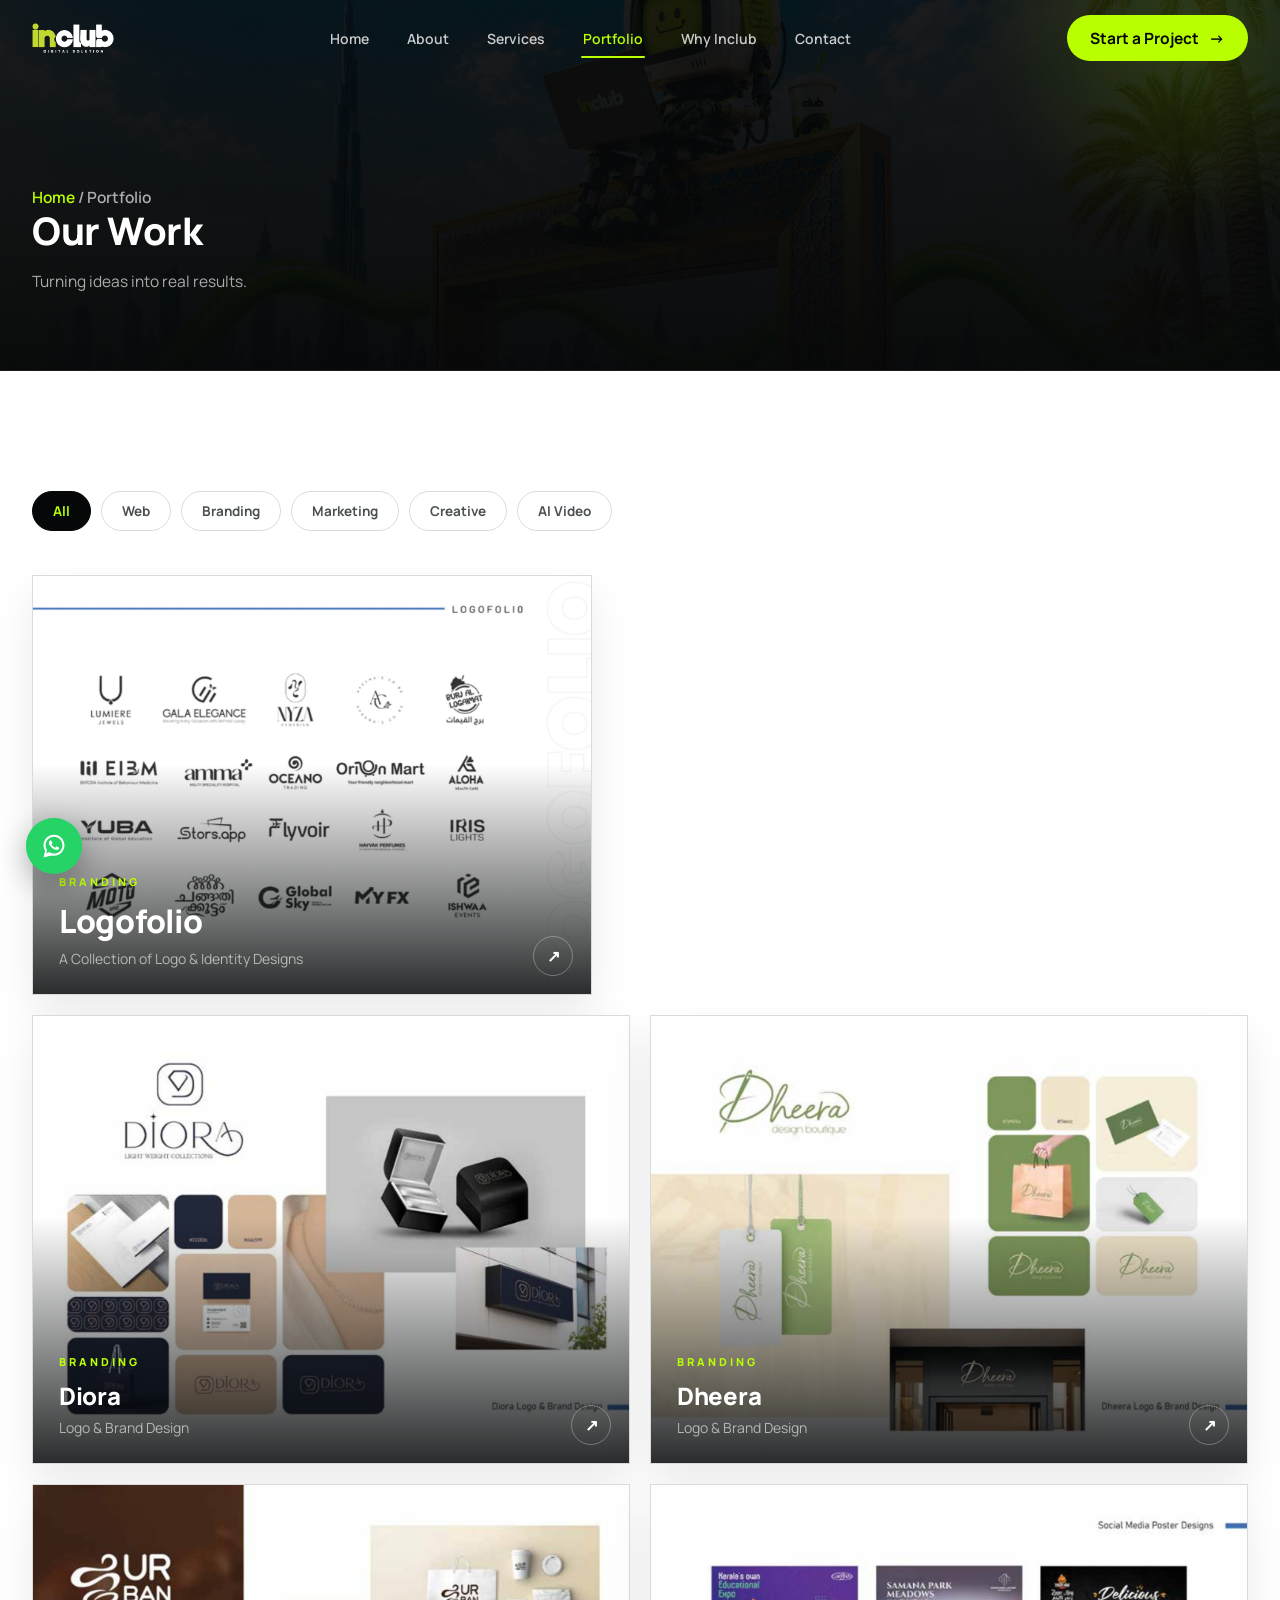
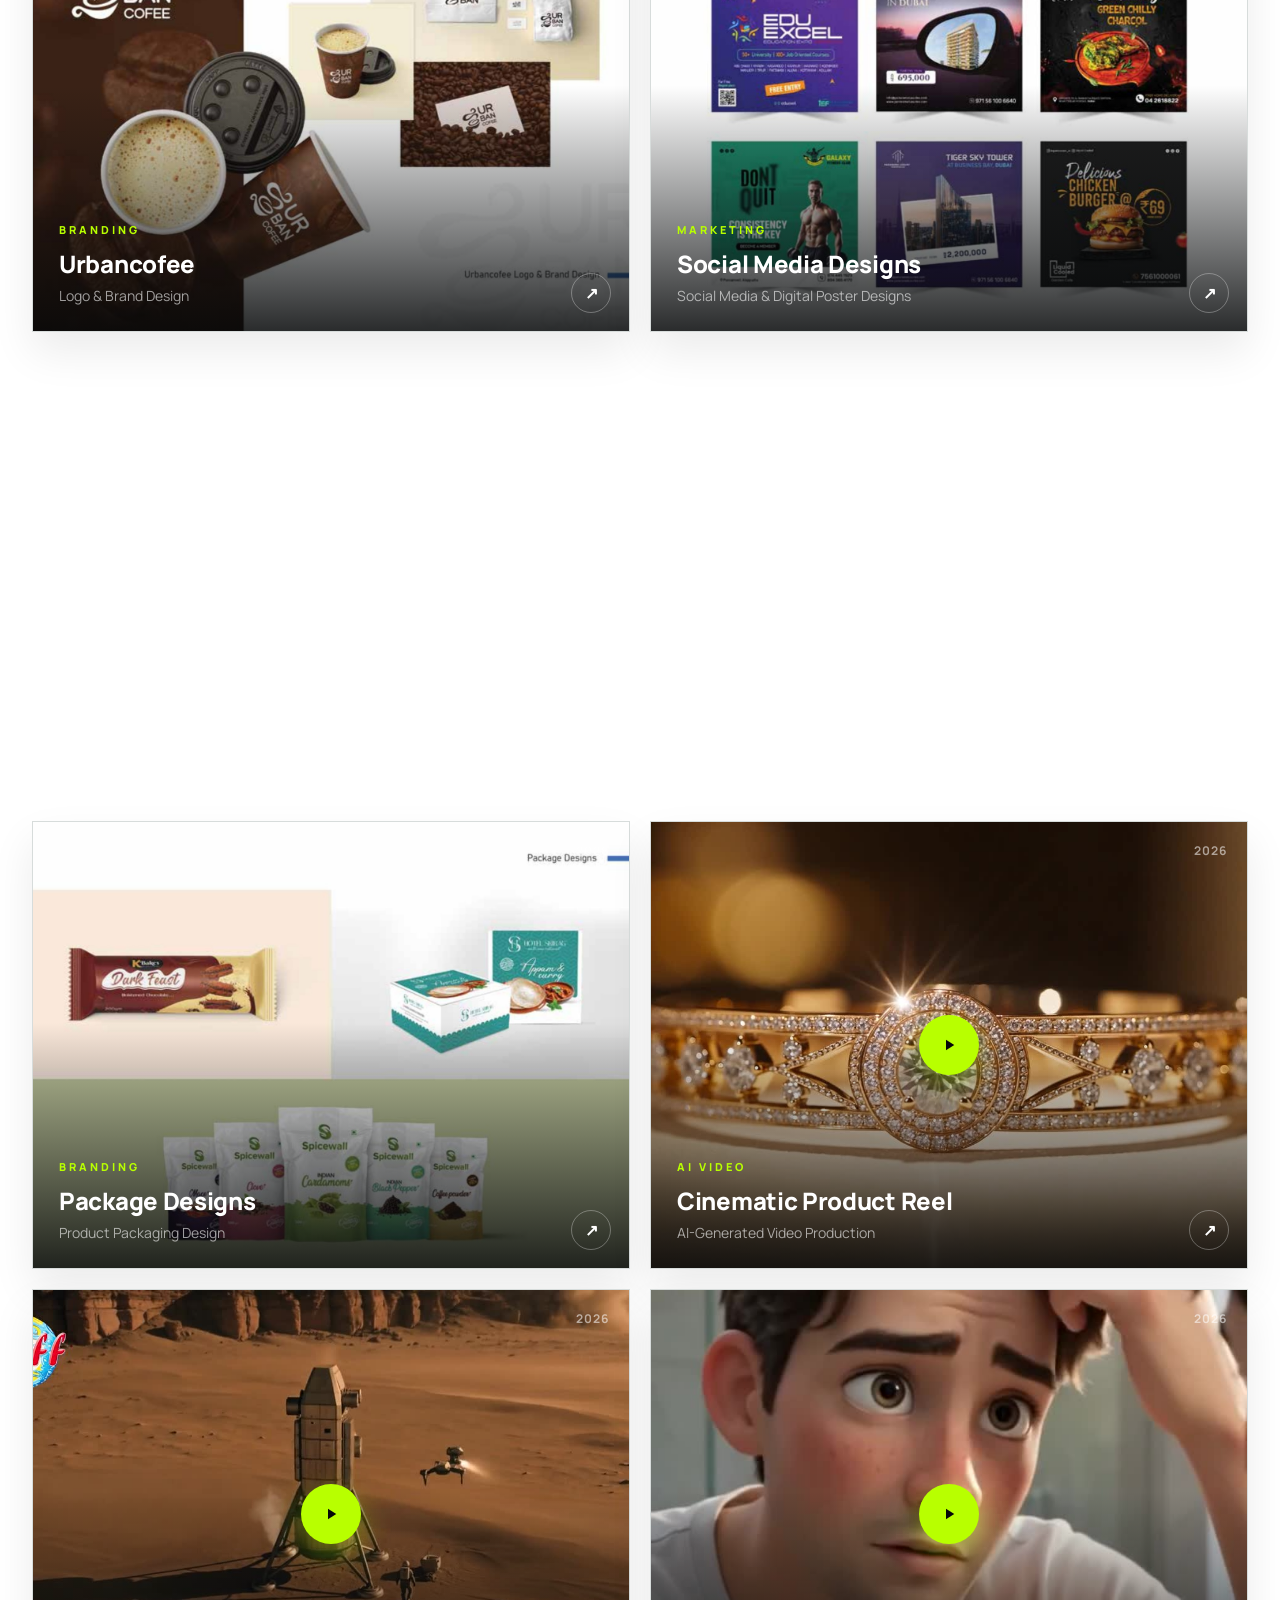
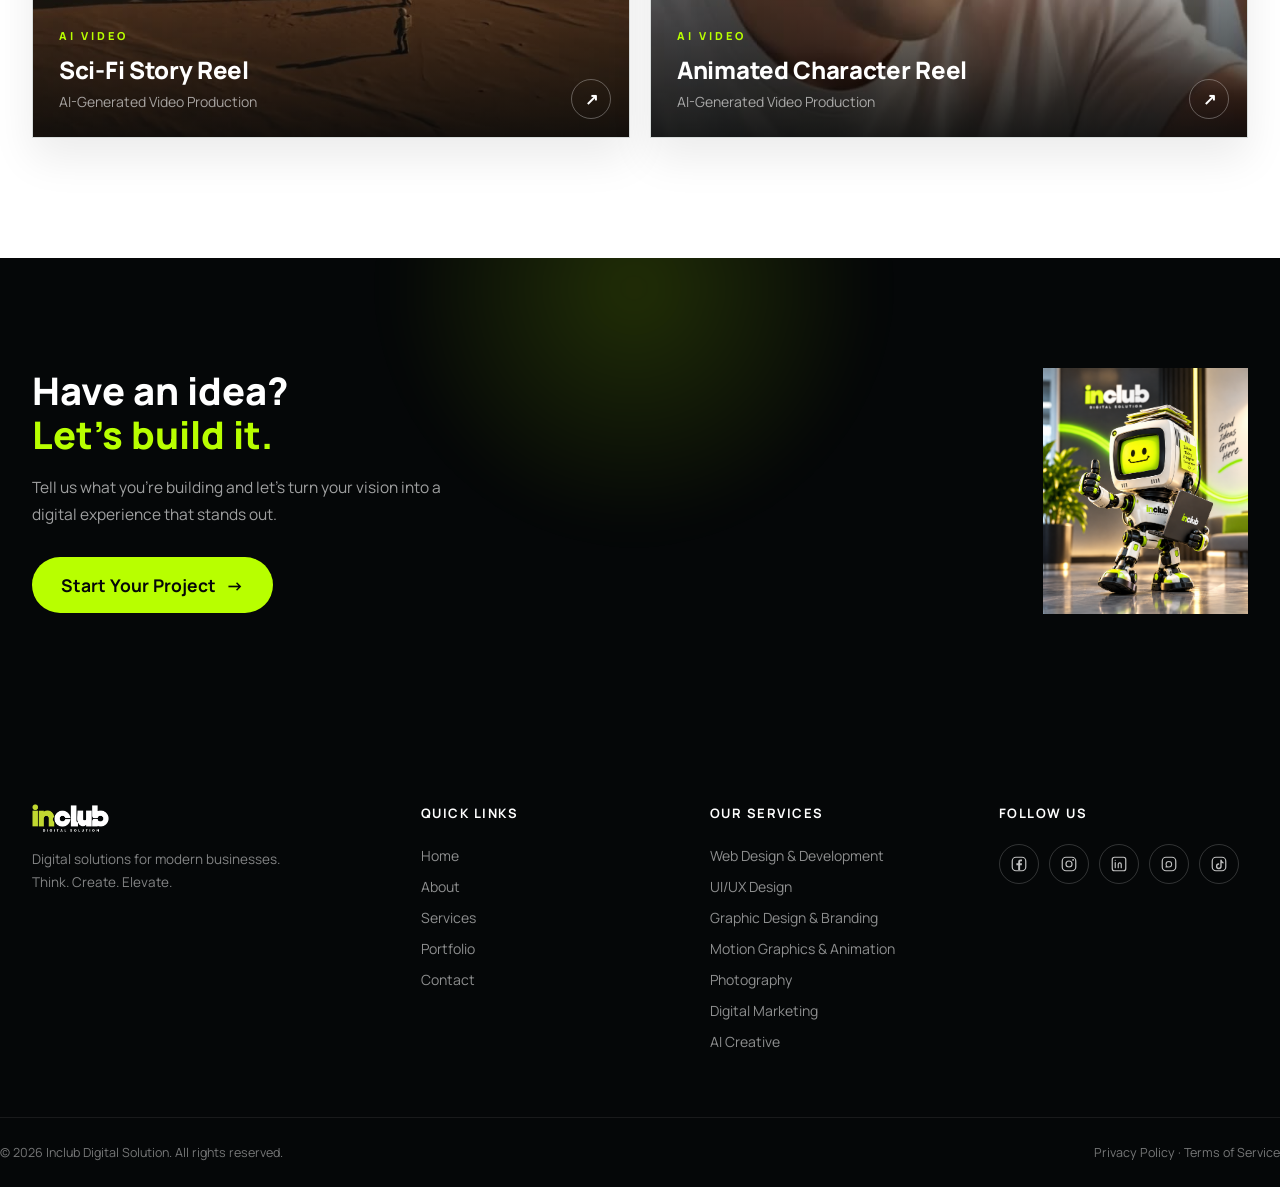
<file: portfolio.html>
<!DOCTYPE html>
<html lang="en">
<head>
<meta charset="UTF-8">
<meta name="viewport" content="width=device-width, initial-scale=1.0">
<title>Design &amp; Creative Portfolio | Inclub Digital Solution</title>
<meta name="description" content="Explore the Inclub Digital Solution portfolio of web design, branding, graphics and creative projects. Discover work from our digital agency in Dubai.">
<meta property="og:type" content="website">
<meta property="og:site_name" content="Inclub Digital Solution">
<meta property="og:locale" content="en_AE">
<meta property="og:title" content="Design &amp; Creative Portfolio | Inclub Digital Solution">
<meta property="og:description" content="Explore the Inclub Digital Solution portfolio of web design, branding, graphics and creative projects. Discover work from our digital agency in Dubai.">
<meta name="twitter:card" content="summary">
<meta name="twitter:title" content="Design &amp; Creative Portfolio | Inclub Digital Solution">
<meta name="twitter:description" content="Explore the Inclub Digital Solution portfolio of web design, branding, graphics and creative projects. Discover work from our digital agency in Dubai.">
<link rel="icon" href="assets/logo-mark.png" type="image/png">
<link rel="preconnect" href="https://fonts.googleapis.com">
<link rel="preconnect" href="https://fonts.gstatic.com" crossorigin>
<link href="https://fonts.googleapis.com/css2?family=Manrope:wght@400;500;600;700;800&display=swap" rel="stylesheet">
<link rel="stylesheet" href="style.css">
<noscript><style>.reveal{opacity:1;transform:none;filter:none}</style></noscript>
<link rel="canonical" href="https://inclubdigitalsolutions.ae/portfolio.html">
<meta property="og:url" content="https://inclubdigitalsolutions.ae/portfolio.html">
<meta property="og:image" content="https://inclubdigitalsolutions.ae/assets/logo-mark.png">
<meta property="og:image:alt" content="Inclub Digital Solution logo">
<meta name="twitter:image" content="https://inclubdigitalsolutions.ae/assets/logo-mark.png">
<meta name="twitter:image:alt" content="Inclub Digital Solution logo"></head>
<body>

<div class="grain"></div>
<div class="cursor-dot" id="cursorDot"></div>
<div class="cursor-ring" id="cursorRing"></div>
<div class="back-to-top" id="backToTop" aria-label="Back to top" role="button" tabindex="0">
  <svg width="18" height="18" viewBox="0 0 24 24" fill="none"><path d="M12 19V5M12 5L5 12M12 5L19 12" stroke="currentColor" stroke-width="2" stroke-linecap="round" stroke-linejoin="round"/></svg>
</div>

<a href="https://wa.me/971547295871" target="_blank" rel="noopener noreferrer" class="whatsapp-float" aria-label="Chat on WhatsApp">
  <span class="whatsapp-tooltip">Chat with us</span>
  <svg viewBox="0 0 32 32" fill="currentColor"><path d="M16.001 3C9.373 3 4 8.373 4 15c0 2.379.694 4.596 1.885 6.463L4 29l7.717-1.859A11.93 11.93 0 0016.001 27C22.628 27 28 21.627 28 15S22.628 3 16.001 3zm.001 21.6a9.56 9.56 0 01-4.868-1.334l-.349-.207-3.65.879.89-3.556-.228-.365A9.553 9.553 0 016.4 15c0-5.294 4.307-9.6 9.601-9.6 5.293 0 9.6 4.306 9.6 9.6 0 5.294-4.307 9.6-9.6 9.6zm5.264-7.19c-.288-.144-1.706-.842-1.97-.938-.264-.096-.456-.144-.648.144-.192.288-.744.938-.912 1.13-.168.192-.336.216-.624.072-.288-.144-1.216-.448-2.316-1.428-.856-.763-1.434-1.706-1.602-1.994-.168-.288-.018-.444.126-.588.13-.129.288-.336.432-.504.144-.168.192-.288.288-.48.096-.192.048-.36-.024-.504-.072-.144-.648-1.562-.888-2.14-.234-.562-.472-.486-.648-.495l-.552-.01c-.192 0-.504.072-.768.36-.264.288-1.008.984-1.008 2.4 0 1.416 1.032 2.784 1.176 2.976.144.192 2.03 3.1 4.92 4.347.687.297 1.223.474 1.641.606.689.219 1.316.188 1.812.114.553-.083 1.706-.697 1.947-1.37.24-.672.24-1.248.168-1.37-.072-.12-.264-.192-.552-.336z"/></svg>
</a>

<header class="header" id="header">
  <div class="container header-inner">
    <a href="index.html" class="logo"><img src="assets/logo.png" alt="Inclub Digital Solution"></a>

    <nav class="nav" id="mainNav">
      <a href="index.html" class="nav-link" data-nav>Home</a>
      <a href="about.html" class="nav-link" data-nav>About</a>
      <a href="services.html" class="nav-link" data-nav>Services</a>
      <a href="portfolio.html" class="nav-link" data-nav>Portfolio</a>
      <a href="why-inclub.html" class="nav-link" data-nav>Why Inclub</a>
      <a href="contact.html" class="nav-link" data-nav>Contact</a>
    </nav>

    <a href="contact.html" class="btn btn-primary btn-sm header-cta">Start a Project <span class="arrow">→</span></a>

    <button class="hamburger" id="hamburger" aria-label="Open menu" aria-expanded="false">
      <span></span><span></span><span></span>
    </button>
  </div>

</header>
  <div class="mobile-menu" id="mobileMenu">
    <nav class="mobile-nav">
      <a href="index.html" data-nav-mobile>Home</a>
      <a href="about.html" data-nav-mobile>About</a>
      <a href="services.html" data-nav-mobile>Services</a>
      <a href="portfolio.html" data-nav-mobile>Portfolio</a>
      <a href="why-inclub.html" data-nav-mobile>Why Inclub</a>
      <a href="contact.html" data-nav-mobile>Contact</a>
    </nav>
    <a href="contact.html" class="btn btn-primary" data-nav-mobile>Start a Project <span class="arrow">→</span></a>
  </div>


<section class="page-banner">
  <div class="page-banner-bg" style="background-image:url('assets/banner.png')"></div>
  <div class="page-banner-overlay"></div>
  <div class="container page-banner-inner reveal">
    <p class="breadcrumb"><a href="index.html">Home</a> / Portfolio</p>
    <h1>Our Work</h1>
    <p>Turning ideas into real results.</p>
  </div>
</section>

<section class="portfolio">
  <div class="container">
    <div class="filters reveal" id="filters">
      <button class="filter-btn active" data-filter="all">All</button>
      <button class="filter-btn" data-filter="web">Web</button>
      <button class="filter-btn" data-filter="branding">Branding</button>
      <button class="filter-btn" data-filter="marketing">Marketing</button>
      <button class="filter-btn" data-filter="creative">Creative</button>
      <button class="filter-btn" data-filter="ai-video">AI Video</button>
    </div>

    <div class="portfolio-grid" id="portfolioGrid">
      <div class="portfolio-item portfolio-featured reveal" data-cat="branding">
        <img src="assets/portfolio/logofolio.jpg" alt="Logofolio — collection of logo designs">
        <span class="portfolio-year">2026</span>
        <div class="portfolio-overlay">
          <span class="portfolio-cat">Branding</span>
          <h4>Logofolio</h4>
          <span class="portfolio-sub">A Collection of Logo &amp; Identity Designs</span>
        </div>
        <span class="portfolio-go">↗</span>
      </div>

      <div class="portfolio-item reveal" data-cat="branding">
        <img src="assets/portfolio/diora-branding.jpg" alt="Diora logo and brand design">
        <span class="portfolio-year">2026</span>
        <div class="portfolio-overlay">
          <span class="portfolio-cat">Branding</span>
          <h4>Diora</h4>
          <span class="portfolio-sub">Logo &amp; Brand Design</span>
        </div>
        <span class="portfolio-go">↗</span>
      </div>

      <div class="portfolio-item reveal" data-cat="branding">
        <img src="assets/portfolio/dheera-branding.jpg" alt="Dheera logo and brand design">
        <span class="portfolio-year">2026</span>
        <div class="portfolio-overlay">
          <span class="portfolio-cat">Branding</span>
          <h4>Dheera</h4>
          <span class="portfolio-sub">Logo &amp; Brand Design</span>
        </div>
        <span class="portfolio-go">↗</span>
      </div>

      <div class="portfolio-item reveal" data-cat="branding">
        <img src="assets/portfolio/urbancofee-branding.jpg" alt="Urbancofee logo and brand design">
        <span class="portfolio-year">2026</span>
        <div class="portfolio-overlay">
          <span class="portfolio-cat">Branding</span>
          <h4>Urbancofee</h4>
          <span class="portfolio-sub">Logo &amp; Brand Design</span>
        </div>
        <span class="portfolio-go">↗</span>
      </div>

      <div class="portfolio-item reveal" data-cat="marketing">
        <img src="assets/portfolio/social-media-designs.jpg" alt="Social media poster designs">
        <span class="portfolio-year">2026</span>
        <div class="portfolio-overlay">
          <span class="portfolio-cat">Marketing</span>
          <h4>Social Media Designs</h4>
          <span class="portfolio-sub">Social Media &amp; Digital Poster Designs</span>
        </div>
        <span class="portfolio-go">↗</span>
      </div>

      <div class="portfolio-item reveal" data-cat="marketing">
        <img src="assets/portfolio/special-day-designs.jpg" alt="Special day poster designs">
        <span class="portfolio-year">2026</span>
        <div class="portfolio-overlay">
          <span class="portfolio-cat">Marketing</span>
          <h4>Special Day Designs</h4>
          <span class="portfolio-sub">Festival &amp; Special Occasion Posters</span>
        </div>
        <span class="portfolio-go">↗</span>
      </div>

      <div class="portfolio-item reveal" data-cat="creative">
        <img src="assets/portfolio/print-advertising.jpg" alt="Print advertising designs">
        <span class="portfolio-year">2026</span>
        <div class="portfolio-overlay">
          <span class="portfolio-cat">Creative</span>
          <h4>Print Advertising</h4>
          <span class="portfolio-sub">Flyers, Brochures &amp; Print Designs</span>
        </div>
        <span class="portfolio-go">↗</span>
      </div>

      <div class="portfolio-item reveal" data-cat="branding">
        <img src="assets/portfolio/package-designs.jpg" alt="Product package designs">
        <span class="portfolio-year">2026</span>
        <div class="portfolio-overlay">
          <span class="portfolio-cat">Branding</span>
          <h4>Package Designs</h4>
          <span class="portfolio-sub">Product Packaging Design</span>
        </div>
        <span class="portfolio-go">↗</span>
      </div>

      <a href="assets/ai-video/ai-video_1.mp4" target="_blank" rel="noopener noreferrer" class="portfolio-item reveal" data-cat="ai-video">
        <img src="assets/portfolio/ai-video-1.jpg" alt="AI generated jewelry showcase video">
        <span class="portfolio-year">2026</span>
        <button class="play-btn" aria-label="Play video"><svg width="18" height="18" viewBox="0 0 24 24" fill="none"><path d="M8 5v14l11-7L8 5z" fill="#050708"/></svg></button>
        <div class="portfolio-overlay">
          <span class="portfolio-cat">AI Video</span>
          <h4>Cinematic Product Reel</h4>
          <span class="portfolio-sub">AI-Generated Video Production</span>
        </div>
        <span class="portfolio-go">↗</span>
      </a>

      <a href="assets/ai-video/ai-video_2.mp4" target="_blank" rel="noopener noreferrer" class="portfolio-item reveal" data-cat="ai-video">
        <img src="assets/portfolio/ai-video-2.jpg" alt="AI generated sci-fi scene video">
        <span class="portfolio-year">2026</span>
        <button class="play-btn" aria-label="Play video"><svg width="18" height="18" viewBox="0 0 24 24" fill="none"><path d="M8 5v14l11-7L8 5z" fill="#050708"/></svg></button>
        <div class="portfolio-overlay">
          <span class="portfolio-cat">AI Video</span>
          <h4>Sci-Fi Story Reel</h4>
          <span class="portfolio-sub">AI-Generated Video Production</span>
        </div>
        <span class="portfolio-go">↗</span>
      </a>

      <a href="assets/ai-video/ai-video_3.mp4" target="_blank" rel="noopener noreferrer" class="portfolio-item reveal" data-cat="ai-video">
        <img src="assets/portfolio/ai-video-3.jpg" alt="AI generated animated character video">
        <span class="portfolio-year">2026</span>
        <button class="play-btn" aria-label="Play video"><svg width="18" height="18" viewBox="0 0 24 24" fill="none"><path d="M8 5v14l11-7L8 5z" fill="#050708"/></svg></button>
        <div class="portfolio-overlay">
          <span class="portfolio-cat">AI Video</span>
          <h4>Animated Character Reel</h4>
          <span class="portfolio-sub">AI-Generated Video Production</span>
        </div>
        <span class="portfolio-go">↗</span>
      </a>
    </div>
  </div>
</section>

<section class="cta">
  <div class="container cta-inner reveal">
    <div class="cta-copy">
      <h2>Have an idea?<br><span class="lime">Let's build it.</span></h2>
      <p>Tell us what you're building and let's turn your vision into a digital experience that stands out.</p>
      <a href="contact.html" class="btn btn-primary">Start Your Project <span class="arrow">→</span></a>
    </div>
    <img src="assets/inclub_icon.png" alt="Inclub" class="cta-robot">
  </div>
</section>

<footer class="footer">
  <div class="container footer-grid">
    <div class="footer-brand">
      <img src="assets/logo.png" alt="Inclub Digital Solution">
      <p>Digital solutions for modern businesses.<br>Think. Create. Elevate.</p>
    </div>

    <div class="footer-col">
      <h5>Quick Links</h5>
      <a href="index.html">Home</a>
      <a href="about.html">About</a>
      <a href="services.html">Services</a>
      <a href="portfolio.html">Portfolio</a>
      <a href="contact.html">Contact</a>
    </div>

    <div class="footer-col">
      <h5>Our Services</h5>
      <a href="services.html">Web Design & Development</a>
      <a href="services.html">UI/UX Design</a>
      <a href="services.html">Graphic Design & Branding</a>
      <a href="services.html">Motion Graphics & Animation</a>
      <a href="services.html">Photography</a>
      <a href="services.html">Digital Marketing</a>
      <a href="services.html">AI Creative</a>
    </div>

    <div class="footer-col">
      <h5>Follow Us</h5>
      <div class="footer-social">
        <a href="https://www.facebook.com/profile.php?id=61593820896204" target="_blank" rel="noopener noreferrer" aria-label="Facebook" class="social-btn">
          <svg width="18" height="18" viewBox="0 0 24 24" fill="none"><rect x="3" y="3" width="18" height="18" rx="5" stroke="currentColor" stroke-width="1.6"/><path d="M13.5 20v-6.5h2.2l.3-2.5h-2.5v-1.6c0-.7.3-1.2 1.2-1.2h1.3V6c-.2 0-1-.1-1.9-.1-1.9 0-3.2 1.1-3.2 3.3v1.8H8.5v2.5h2.4V20h2.6z" fill="currentColor"/></svg>
        </a>
        <a href="https://www.instagram.com/inclubdigitalsolution/" target="_blank" rel="noopener noreferrer" aria-label="Instagram" class="social-btn">
          <svg width="18" height="18" viewBox="0 0 24 24" fill="none"><rect x="3" y="3" width="18" height="18" rx="5" stroke="currentColor" stroke-width="1.6"/><circle cx="12" cy="12" r="4" stroke="currentColor" stroke-width="1.6"/><circle cx="17.5" cy="6.5" r="1.2" fill="currentColor"/></svg>
        </a>
        <a href="https://www.linkedin.com/company/inclubdigitalsolution/" target="_blank" rel="noopener noreferrer" aria-label="LinkedIn" class="social-btn">
          <svg width="18" height="18" viewBox="0 0 24 24" fill="none"><rect x="3" y="3" width="18" height="18" rx="3" stroke="currentColor" stroke-width="1.6"/><path d="M7 10v7M7 7v.01M11 17v-4.5a2 2 0 014-.2M15 17v-4.7" stroke="currentColor" stroke-width="1.6" stroke-linecap="round"/></svg>
        </a>
        <a href="https://wa.me/971547295871" target="_blank" rel="noopener noreferrer" aria-label="WhatsApp" class="social-btn">
          <svg width="18" height="18" viewBox="0 0 24 24" fill="none"><rect x="3" y="3" width="18" height="18" rx="5" stroke="currentColor" stroke-width="1.6"/><path d="M15.5 12.3c0 2-1.7 3.7-3.7 3.7-.6 0-1.2-.1-1.7-.4l-2 .5.5-1.9a3.6 3.6 0 01-.5-1.9c0-2 1.7-3.7 3.7-3.7s3.7 1.7 3.7 3.7z" stroke="currentColor" stroke-width="1.4" stroke-linejoin="round"/></svg>
        </a>
        <a href="https://www.tiktok.com/@inclubdigitalsolution" target="_blank" rel="noopener noreferrer" aria-label="TikTok" class="social-btn">
          <svg width="18" height="18" viewBox="0 0 24 24" fill="none"><rect x="3" y="3" width="18" height="18" rx="5" stroke="currentColor" stroke-width="1.6"/><path d="M13.75 6.3h1.85c.16 1.42 1.02 2.6 2.4 3.02v1.9c-.87-.05-1.68-.33-2.4-.79v4.55a3.86 3.86 0 11-3.86-3.86c.14 0 .28.01.41.03v1.92a1.96 1.96 0 101.6 1.93V6.3z" fill="currentColor"/></svg>
        </a>
      </div>
    </div>
  </div>

  <div class="container footer-bottom">
    <span>© <span id="year"></span> Inclub Digital Solution. All rights reserved.</span>
    <span class="footer-legal"><a href="#">Privacy Policy</a> · <a href="#">Terms of Service</a></span>
  </div>
</footer>

<script src="script.js"></script>
</body>
</html>
</file>
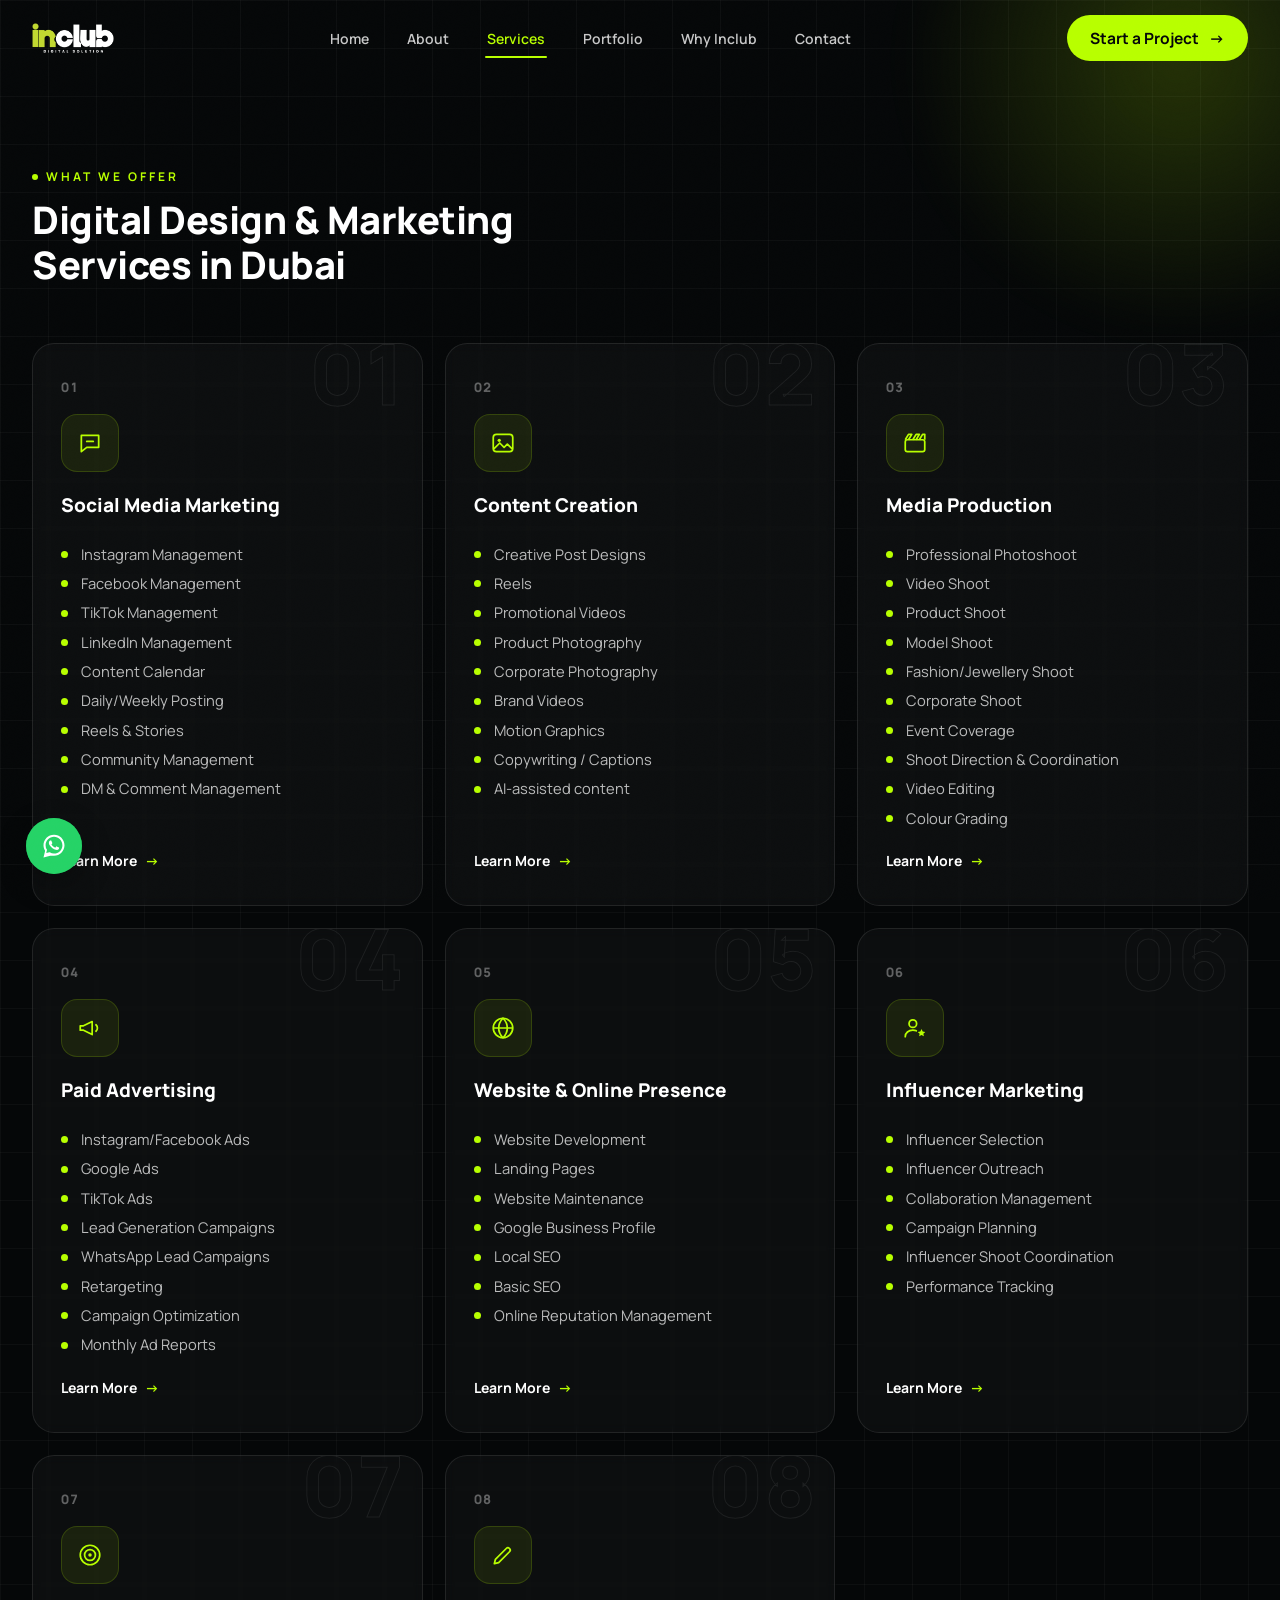
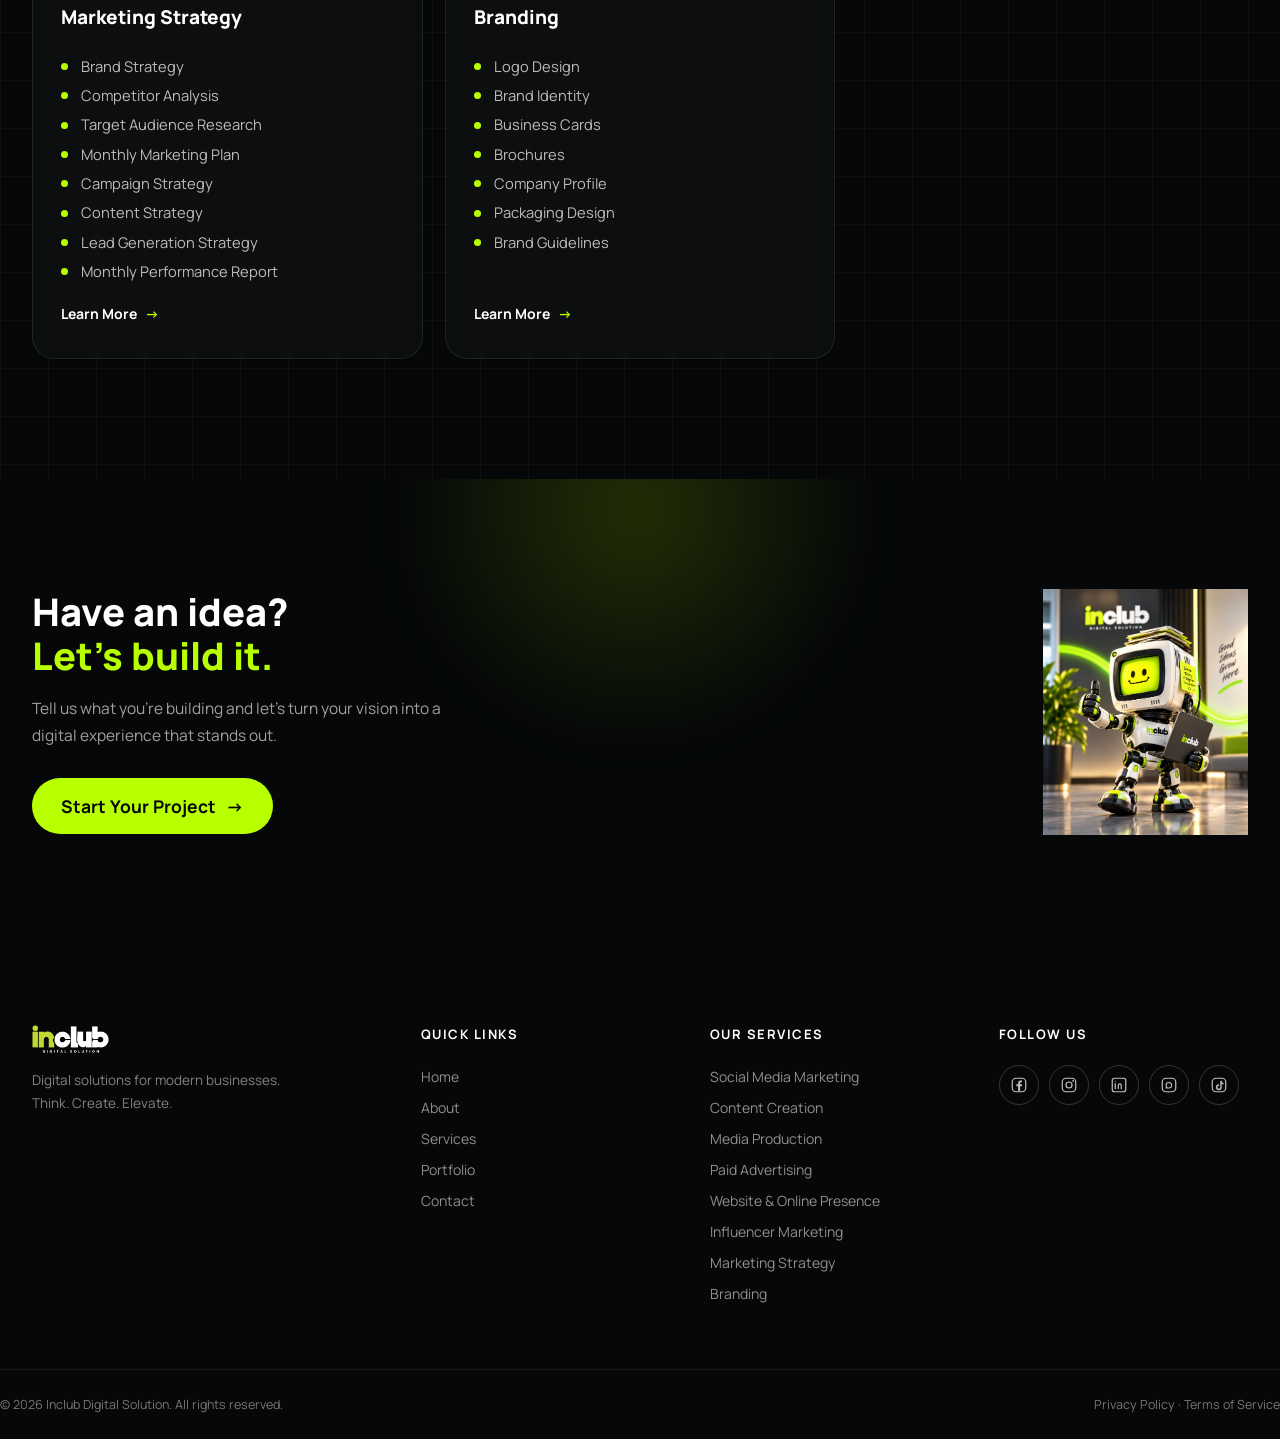
<file: services.html>
<!DOCTYPE html>
<html lang="en">
<head>
<meta charset="UTF-8">
<meta name="viewport" content="width=device-width, initial-scale=1.0">
<title>Web Design, Branding &amp; Marketing Dubai | Inclub</title>
<meta name="description" content="Explore social media marketing, content creation, media production, paid advertising, web development, influencer marketing, strategy and branding services from Inclub Digital Solution in Dubai.">
<meta property="og:type" content="website">
<meta property="og:site_name" content="Inclub Digital Solution">
<meta property="og:locale" content="en_AE">
<meta property="og:title" content="Web Design, Branding &amp; Marketing Dubai | Inclub">
<meta property="og:description" content="Explore social media marketing, content creation, media production, paid advertising, web development, influencer marketing, strategy and branding services from Inclub Digital Solution in Dubai.">
<meta name="twitter:card" content="summary">
<meta name="twitter:title" content="Web Design, Branding &amp; Marketing Dubai | Inclub">
<meta name="twitter:description" content="Explore social media marketing, content creation, media production, paid advertising, web development, influencer marketing, strategy and branding services from Inclub Digital Solution in Dubai.">
<link rel="icon" href="assets/logo-mark.png" type="image/png">
<link rel="preconnect" href="https://fonts.googleapis.com">
<link rel="preconnect" href="https://fonts.gstatic.com" crossorigin>
<link href="https://fonts.googleapis.com/css2?family=Manrope:wght@400;500;600;700;800&display=swap" rel="stylesheet">
<link rel="stylesheet" href="style.css">
<style>
  /* Service bullet lists (added for the expanded services page) */
  .service-list{list-style:none;margin:16px 0 22px;padding:0;display:grid;gap:8px}
  .service-list li{position:relative;padding-left:20px;font-size:.92rem;line-height:1.45;color:rgba(255,255,255,.72)}
  .service-list li::before{content:"";position:absolute;left:0;top:.5em;width:7px;height:7px;border-radius:50%;background:#B8FF00}
  .service-card .link-arrow{margin-top:auto}
  .services-grid .service-card{display:flex;flex-direction:column;min-width:0}
  .service-list li{overflow-wrap:anywhere}

  /* Tablet: 2 columns */
  @media (min-width:641px) and (max-width:1024px){
    .services-grid{grid-template-columns:repeat(2,minmax(0,1fr))}
  }
  /* Mobile: 1 column, tighter lists */
  @media (max-width:640px){
    .services-grid{grid-template-columns:minmax(0,1fr);gap:18px}
    .service-list{margin:12px 0 18px;gap:7px}
    .service-list li{font-size:.9rem}
    .service-card h3{font-size:1.2rem}
  }
</style>
<noscript><style>.reveal{opacity:1;transform:none;filter:none}</style></noscript>
<link rel="canonical" href="https://inclubdigitalsolutions.ae/services.html">
<meta property="og:url" content="https://inclubdigitalsolutions.ae/services.html">
<meta property="og:image" content="https://inclubdigitalsolutions.ae/assets/logo-mark.png">
<meta property="og:image:alt" content="Inclub Digital Solution logo">
<meta name="twitter:image" content="https://inclubdigitalsolutions.ae/assets/logo-mark.png">
<meta name="twitter:image:alt" content="Inclub Digital Solution logo"></head>
<body>

<div class="grain"></div>
<div class="cursor-dot" id="cursorDot"></div>
<div class="cursor-ring" id="cursorRing"></div>
<div class="back-to-top" id="backToTop" aria-label="Back to top" role="button" tabindex="0">
  <svg width="18" height="18" viewBox="0 0 24 24" fill="none"><path d="M12 19V5M12 5L5 12M12 5L19 12" stroke="currentColor" stroke-width="2" stroke-linecap="round" stroke-linejoin="round"/></svg>
</div>

<a href="https://wa.me/971547295871" target="_blank" rel="noopener noreferrer" class="whatsapp-float" aria-label="Chat on WhatsApp">
  <span class="whatsapp-tooltip">Chat with us</span>
  <svg viewBox="0 0 32 32" fill="currentColor"><path d="M16.001 3C9.373 3 4 8.373 4 15c0 2.379.694 4.596 1.885 6.463L4 29l7.717-1.859A11.93 11.93 0 0016.001 27C22.628 27 28 21.627 28 15S22.628 3 16.001 3zm.001 21.6a9.56 9.56 0 01-4.868-1.334l-.349-.207-3.65.879.89-3.556-.228-.365A9.553 9.553 0 016.4 15c0-5.294 4.307-9.6 9.601-9.6 5.293 0 9.6 4.306 9.6 9.6 0 5.294-4.307 9.6-9.6 9.6zm5.264-7.19c-.288-.144-1.706-.842-1.97-.938-.264-.096-.456-.144-.648.144-.192.288-.744.938-.912 1.13-.168.192-.336.216-.624.072-.288-.144-1.216-.448-2.316-1.428-.856-.763-1.434-1.706-1.602-1.994-.168-.288-.018-.444.126-.588.13-.129.288-.336.432-.504.144-.168.192-.288.288-.48.096-.192.048-.36-.024-.504-.072-.144-.648-1.562-.888-2.14-.234-.562-.472-.486-.648-.495l-.552-.01c-.192 0-.504.072-.768.36-.264.288-1.008.984-1.008 2.4 0 1.416 1.032 2.784 1.176 2.976.144.192 2.03 3.1 4.92 4.347.687.297 1.223.474 1.641.606.689.219 1.316.188 1.812.114.553-.083 1.706-.697 1.947-1.37.24-.672.24-1.248.168-1.37-.072-.12-.264-.192-.552-.336z"/></svg>
</a>

<header class="header" id="header">
  <div class="container header-inner">
    <a href="index.html" class="logo"><img src="assets/logo.png" alt="Inclub Digital Solution"></a>

    <nav class="nav" id="mainNav">
      <a href="index.html" class="nav-link" data-nav>Home</a>
      <a href="about.html" class="nav-link" data-nav>About</a>
      <a href="services.html" class="nav-link" data-nav>Services</a>
      <a href="portfolio.html" class="nav-link" data-nav>Portfolio</a>
      <a href="why-inclub.html" class="nav-link" data-nav>Why Inclub</a>
      <a href="contact.html" class="nav-link" data-nav>Contact</a>
    </nav>

    <a href="contact.html" class="btn btn-primary btn-sm header-cta">Start a Project <span class="arrow">→</span></a>

    <button class="hamburger" id="hamburger" aria-label="Open menu" aria-expanded="false">
      <span></span><span></span><span></span>
    </button>
  </div>

</header>
  <div class="mobile-menu" id="mobileMenu">
    <nav class="mobile-nav">
      <a href="index.html" data-nav-mobile>Home</a>
      <a href="about.html" data-nav-mobile>About</a>
      <a href="services.html" data-nav-mobile>Services</a>
      <a href="portfolio.html" data-nav-mobile>Portfolio</a>
      <a href="why-inclub.html" data-nav-mobile>Why Inclub</a>
      <a href="contact.html" data-nav-mobile>Contact</a>
    </nav>
    <a href="contact.html" class="btn btn-primary" data-nav-mobile>Start a Project <span class="arrow">→</span></a>
  </div>


<section class="services services-first">
  <div class="container">
    <div class="section-head reveal">
      <p class="eyebrow">What We Offer</p>
      <h1 class="section-title section-title-light">Digital Design &amp; Marketing Services in Dubai</h1>
    </div>

    <div class="services-grid">

      <div class="service-card reveal" data-num="01">
        <span class="service-num">01</span>
        <div class="service-icon"><svg width="26" height="26" viewBox="0 0 24 24" fill="none"><path d="M4 5h16v11H9l-5 4V5z" stroke="#B8FF00" stroke-width="1.6" stroke-linejoin="round"/><path d="M9 10.5h6" stroke="#B8FF00" stroke-width="1.6" stroke-linecap="round"/></svg></div>
        <h3>Social Media Marketing</h3>
        <ul class="service-list">
          <li>Instagram Management</li>
          <li>Facebook Management</li>
          <li>TikTok Management</li>
          <li>LinkedIn Management</li>
          <li>Content Calendar</li>
          <li>Daily/Weekly Posting</li>
          <li>Reels &amp; Stories</li>
          <li>Community Management</li>
          <li>DM &amp; Comment Management</li>
        </ul>
        <a href="contact.html" class="link-arrow">Learn More <span class="arrow">→</span></a>
      </div>

      <div class="service-card reveal" data-num="02">
        <span class="service-num">02</span>
        <div class="service-icon"><svg width="26" height="26" viewBox="0 0 24 24" fill="none"><rect x="3" y="4" width="18" height="16" rx="3" stroke="#B8FF00" stroke-width="1.6"/><circle cx="8.5" cy="9.5" r="1.5" fill="#B8FF00"/><path d="M4 17l5-5 4 4 3-3 4 4" stroke="#B8FF00" stroke-width="1.6" stroke-linejoin="round" stroke-linecap="round"/></svg></div>
        <h3>Content Creation</h3>
        <ul class="service-list">
          <li>Creative Post Designs</li>
          <li>Reels</li>
          <li>Promotional Videos</li>
          <li>Product Photography</li>
          <li>Corporate Photography</li>
          <li>Brand Videos</li>
          <li>Motion Graphics</li>
          <li>Copywriting / Captions</li>
          <li>AI-assisted content</li>
        </ul>
        <a href="contact.html" class="link-arrow">Learn More <span class="arrow">→</span></a>
      </div>

      <div class="service-card reveal" data-num="03">
        <span class="service-num">03</span>
        <div class="service-icon"><svg width="26" height="26" viewBox="0 0 24 24" fill="none"><rect x="3" y="9" width="18" height="11" rx="2" stroke="#B8FF00" stroke-width="1.6"/><path d="M3 9l3-5h3L6 9M10 9l3-5h3l-3 5M16 9l3-5h2v5" stroke="#B8FF00" stroke-width="1.6" stroke-linejoin="round"/></svg></div>
        <h3>Media Production</h3>
        <ul class="service-list">
          <li>Professional Photoshoot</li>
          <li>Video Shoot</li>
          <li>Product Shoot</li>
          <li>Model Shoot</li>
          <li>Fashion/Jewellery Shoot</li>
          <li>Corporate Shoot</li>
          <li>Event Coverage</li>
          <li>Shoot Direction &amp; Coordination</li>
          <li>Video Editing</li>
          <li>Colour Grading</li>
        </ul>
        <a href="contact.html" class="link-arrow">Learn More <span class="arrow">→</span></a>
      </div>

      <div class="service-card reveal" data-num="04">
        <span class="service-num">04</span>
        <div class="service-icon"><svg width="26" height="26" viewBox="0 0 24 24" fill="none"><path d="M3 10v4h3l8 4V6L6 10H3z" stroke="#B8FF00" stroke-width="1.6" stroke-linejoin="round"/><path d="M17.5 9a4 4 0 010 6" stroke="#B8FF00" stroke-width="1.6" stroke-linecap="round"/></svg></div>
        <h3>Paid Advertising</h3>
        <ul class="service-list">
          <li>Instagram/Facebook Ads</li>
          <li>Google Ads</li>
          <li>TikTok Ads</li>
          <li>Lead Generation Campaigns</li>
          <li>WhatsApp Lead Campaigns</li>
          <li>Retargeting</li>
          <li>Campaign Optimization</li>
          <li>Monthly Ad Reports</li>
        </ul>
        <a href="contact.html" class="link-arrow">Learn More <span class="arrow">→</span></a>
      </div>

      <div class="service-card reveal" data-num="05">
        <span class="service-num">05</span>
        <div class="service-icon"><svg width="26" height="26" viewBox="0 0 24 24" fill="none"><circle cx="12" cy="12" r="9" stroke="#B8FF00" stroke-width="1.6"/><path d="M3 12h18M12 3c2.5 2.5 4 5.5 4 9s-1.5 6.5-4 9c-2.5-2.5-4-5.5-4-9s1.5-6.5 4-9z" stroke="#B8FF00" stroke-width="1.6"/></svg></div>
        <h3>Website &amp; Online Presence</h3>
        <ul class="service-list">
          <li>Website Development</li>
          <li>Landing Pages</li>
          <li>Website Maintenance</li>
          <li>Google Business Profile</li>
          <li>Local SEO</li>
          <li>Basic SEO</li>
          <li>Online Reputation Management</li>
        </ul>
        <a href="contact.html" class="link-arrow">Learn More <span class="arrow">→</span></a>
      </div>

      <div class="service-card reveal" data-num="06">
        <span class="service-num">06</span>
        <div class="service-icon"><svg width="26" height="26" viewBox="0 0 24 24" fill="none"><circle cx="10" cy="8" r="3.5" stroke="#B8FF00" stroke-width="1.6"/><path d="M3 20c0-3.5 3-6 7-6 1.2 0 2.3.2 3.2.6" stroke="#B8FF00" stroke-width="1.6" stroke-linecap="round"/><path d="M18 13l1.1 2.3 2.4.3-1.8 1.7.5 2.4-2.2-1.2-2.2 1.2.5-2.4-1.8-1.7 2.4-.3L18 13z" fill="#B8FF00"/></svg></div>
        <h3>Influencer Marketing</h3>
        <ul class="service-list">
          <li>Influencer Selection</li>
          <li>Influencer Outreach</li>
          <li>Collaboration Management</li>
          <li>Campaign Planning</li>
          <li>Influencer Shoot Coordination</li>
          <li>Performance Tracking</li>
        </ul>
        <a href="contact.html" class="link-arrow">Learn More <span class="arrow">→</span></a>
      </div>

      <div class="service-card reveal" data-num="07">
        <span class="service-num">07</span>
        <div class="service-icon"><svg width="26" height="26" viewBox="0 0 24 24" fill="none"><circle cx="12" cy="12" r="9" stroke="#B8FF00" stroke-width="1.6"/><circle cx="12" cy="12" r="5" stroke="#B8FF00" stroke-width="1.6"/><circle cx="12" cy="12" r="1.6" fill="#B8FF00"/></svg></div>
        <h3>Marketing Strategy</h3>
        <ul class="service-list">
          <li>Brand Strategy</li>
          <li>Competitor Analysis</li>
          <li>Target Audience Research</li>
          <li>Monthly Marketing Plan</li>
          <li>Campaign Strategy</li>
          <li>Content Strategy</li>
          <li>Lead Generation Strategy</li>
          <li>Monthly Performance Report</li>
        </ul>
        <a href="contact.html" class="link-arrow">Learn More <span class="arrow">→</span></a>
      </div>

      <div class="service-card reveal" data-num="08">
        <span class="service-num">08</span>
        <div class="service-icon"><svg width="26" height="26" viewBox="0 0 24 24" fill="none"><path d="M4 20l4-1 10-10a2.1 2.1 0 00-3-3L5 16l-1 4z" stroke="#B8FF00" stroke-width="1.6" stroke-linejoin="round"/></svg></div>
        <h3>Branding</h3>
        <ul class="service-list">
          <li>Logo Design</li>
          <li>Brand Identity</li>
          <li>Business Cards</li>
          <li>Brochures</li>
          <li>Company Profile</li>
          <li>Packaging Design</li>
          <li>Brand Guidelines</li>
        </ul>
        <a href="contact.html" class="link-arrow">Learn More <span class="arrow">→</span></a>
      </div>

    </div>
  </div>
</section>

<section class="cta">
  <div class="container cta-inner reveal">
    <div class="cta-copy">
      <h2>Have an idea?<br><span class="lime">Let's build it.</span></h2>
      <p>Tell us what you're building and let's turn your vision into a digital experience that stands out.</p>
      <a href="contact.html" class="btn btn-primary">Start Your Project <span class="arrow">→</span></a>
    </div>
    <img src="assets/inclub_icon.png" alt="Inclub" class="cta-robot">
  </div>
</section>

<footer class="footer">
  <div class="container footer-grid">
    <div class="footer-brand">
      <img src="assets/logo.png" alt="Inclub Digital Solution">
      <p>Digital solutions for modern businesses.<br>Think. Create. Elevate.</p>
    </div>

    <div class="footer-col">
      <h5>Quick Links</h5>
      <a href="index.html">Home</a>
      <a href="about.html">About</a>
      <a href="services.html">Services</a>
      <a href="portfolio.html">Portfolio</a>
      <a href="contact.html">Contact</a>
    </div>

    <div class="footer-col">
      <h5>Our Services</h5>
      <a href="services.html">Social Media Marketing</a>
      <a href="services.html">Content Creation</a>
      <a href="services.html">Media Production</a>
      <a href="services.html">Paid Advertising</a>
      <a href="services.html">Website &amp; Online Presence</a>
      <a href="services.html">Influencer Marketing</a>
      <a href="services.html">Marketing Strategy</a>
      <a href="services.html">Branding</a>
    </div>

    <div class="footer-col">
      <h5>Follow Us</h5>
      <div class="footer-social">
        <a href="https://www.facebook.com/profile.php?id=61593820896204" target="_blank" rel="noopener noreferrer" aria-label="Facebook" class="social-btn">
          <svg width="18" height="18" viewBox="0 0 24 24" fill="none"><rect x="3" y="3" width="18" height="18" rx="5" stroke="currentColor" stroke-width="1.6"/><path d="M13.5 20v-6.5h2.2l.3-2.5h-2.5v-1.6c0-.7.3-1.2 1.2-1.2h1.3V6c-.2 0-1-.1-1.9-.1-1.9 0-3.2 1.1-3.2 3.3v1.8H8.5v2.5h2.4V20h2.6z" fill="currentColor"/></svg>
        </a>
        <a href="https://www.instagram.com/inclubdigitalsolution/" target="_blank" rel="noopener noreferrer" aria-label="Instagram" class="social-btn">
          <svg width="18" height="18" viewBox="0 0 24 24" fill="none"><rect x="3" y="3" width="18" height="18" rx="5" stroke="currentColor" stroke-width="1.6"/><circle cx="12" cy="12" r="4" stroke="currentColor" stroke-width="1.6"/><circle cx="17.5" cy="6.5" r="1.2" fill="currentColor"/></svg>
        </a>
        <a href="https://www.linkedin.com/company/inclubdigitalsolution/" target="_blank" rel="noopener noreferrer" aria-label="LinkedIn" class="social-btn">
          <svg width="18" height="18" viewBox="0 0 24 24" fill="none"><rect x="3" y="3" width="18" height="18" rx="3" stroke="currentColor" stroke-width="1.6"/><path d="M7 10v7M7 7v.01M11 17v-4.5a2 2 0 014-.2M15 17v-4.7" stroke="currentColor" stroke-width="1.6" stroke-linecap="round"/></svg>
        </a>
        <a href="https://wa.me/971547295871" target="_blank" rel="noopener noreferrer" aria-label="WhatsApp" class="social-btn">
          <svg width="18" height="18" viewBox="0 0 24 24" fill="none"><rect x="3" y="3" width="18" height="18" rx="5" stroke="currentColor" stroke-width="1.6"/><path d="M15.5 12.3c0 2-1.7 3.7-3.7 3.7-.6 0-1.2-.1-1.7-.4l-2 .5.5-1.9a3.6 3.6 0 01-.5-1.9c0-2 1.7-3.7 3.7-3.7s3.7 1.7 3.7 3.7z" stroke="currentColor" stroke-width="1.4" stroke-linejoin="round"/></svg>
        </a>
        <a href="https://www.tiktok.com/@inclubdigitalsolution" target="_blank" rel="noopener noreferrer" aria-label="TikTok" class="social-btn">
          <svg width="18" height="18" viewBox="0 0 24 24" fill="none"><rect x="3" y="3" width="18" height="18" rx="5" stroke="currentColor" stroke-width="1.6"/><path d="M13.75 6.3h1.85c.16 1.42 1.02 2.6 2.4 3.02v1.9c-.87-.05-1.68-.33-2.4-.79v4.55a3.86 3.86 0 11-3.86-3.86c.14 0 .28.01.41.03v1.92a1.96 1.96 0 101.6 1.93V6.3z" fill="currentColor"/></svg>
        </a>
      </div>
    </div>
  </div>

  <div class="container footer-bottom">
    <span>© <span id="year"></span> Inclub Digital Solution. All rights reserved.</span>
    <span class="footer-legal"><a href="#">Privacy Policy</a> · <a href="#">Terms of Service</a></span>
  </div>
</footer>

<script src="script.js"></script>
</body>
</html>
</file>
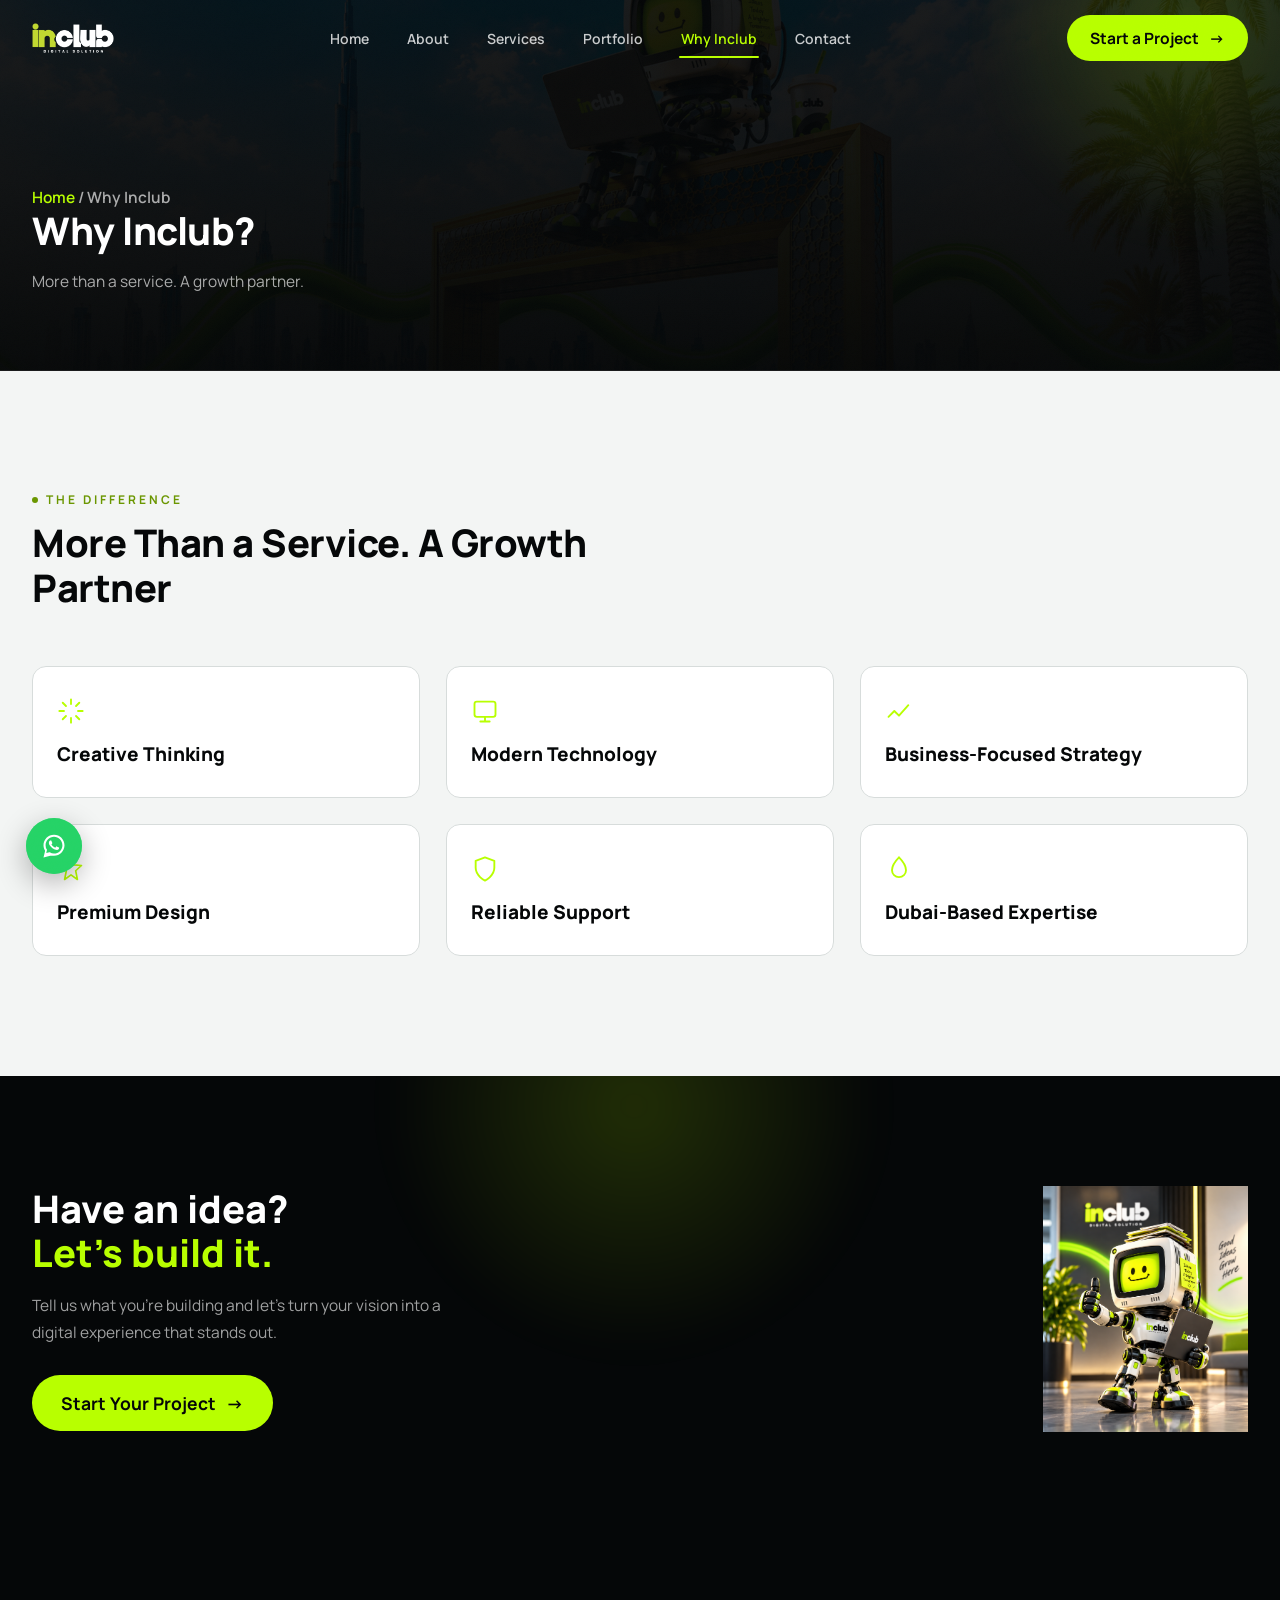
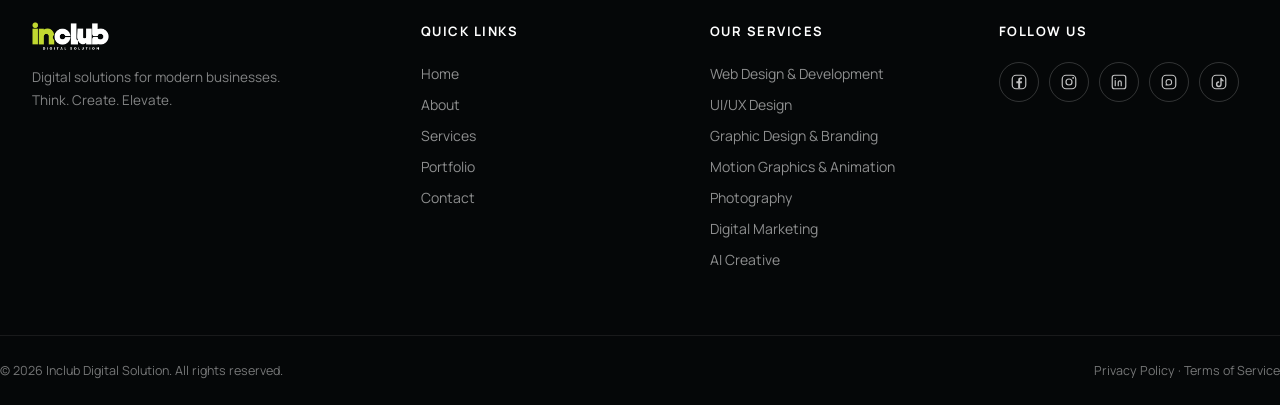
<file: why-inclub.html>
<!DOCTYPE html>
<html lang="en">
<head>
<meta charset="UTF-8">
<meta name="viewport" content="width=device-width, initial-scale=1.0">
<title>Why Choose Inclub | Digital Agency in Dubai</title>
<meta name="description" content="Discover how Inclub Digital Solution combines Dubai-based expertise, creative design and digital strategy to help your business build a stronger online presence.">
<meta property="og:type" content="website">
<meta property="og:site_name" content="Inclub Digital Solution">
<meta property="og:locale" content="en_AE">
<meta property="og:title" content="Why Choose Inclub | Digital Agency in Dubai">
<meta property="og:description" content="Discover how Inclub Digital Solution combines Dubai-based expertise, creative design and digital strategy to help your business build a stronger online presence.">
<meta name="twitter:card" content="summary">
<meta name="twitter:title" content="Why Choose Inclub | Digital Agency in Dubai">
<meta name="twitter:description" content="Discover how Inclub Digital Solution combines Dubai-based expertise, creative design and digital strategy to help your business build a stronger online presence.">
<link rel="icon" href="assets/logo-mark.png" type="image/png">
<link rel="preconnect" href="https://fonts.googleapis.com">
<link rel="preconnect" href="https://fonts.gstatic.com" crossorigin>
<link href="https://fonts.googleapis.com/css2?family=Manrope:wght@400;500;600;700;800&display=swap" rel="stylesheet">
<link rel="stylesheet" href="style.css">
<noscript><style>.reveal{opacity:1;transform:none;filter:none}</style></noscript>
<link rel="canonical" href="https://inclubdigitalsolutions.ae/why-inclub.html">
<meta property="og:url" content="https://inclubdigitalsolutions.ae/why-inclub.html">
<meta property="og:image" content="https://inclubdigitalsolutions.ae/assets/logo-mark.png">
<meta property="og:image:alt" content="Inclub Digital Solution logo">
<meta name="twitter:image" content="https://inclubdigitalsolutions.ae/assets/logo-mark.png">
<meta name="twitter:image:alt" content="Inclub Digital Solution logo"></head>
<body>

<div class="grain"></div>
<div class="cursor-dot" id="cursorDot"></div>
<div class="cursor-ring" id="cursorRing"></div>
<div class="back-to-top" id="backToTop" aria-label="Back to top" role="button" tabindex="0">
  <svg width="18" height="18" viewBox="0 0 24 24" fill="none"><path d="M12 19V5M12 5L5 12M12 5L19 12" stroke="currentColor" stroke-width="2" stroke-linecap="round" stroke-linejoin="round"/></svg>
</div>

<a href="https://wa.me/971547295871" target="_blank" rel="noopener noreferrer" class="whatsapp-float" aria-label="Chat on WhatsApp">
  <span class="whatsapp-tooltip">Chat with us</span>
  <svg viewBox="0 0 32 32" fill="currentColor"><path d="M16.001 3C9.373 3 4 8.373 4 15c0 2.379.694 4.596 1.885 6.463L4 29l7.717-1.859A11.93 11.93 0 0016.001 27C22.628 27 28 21.627 28 15S22.628 3 16.001 3zm.001 21.6a9.56 9.56 0 01-4.868-1.334l-.349-.207-3.65.879.89-3.556-.228-.365A9.553 9.553 0 016.4 15c0-5.294 4.307-9.6 9.601-9.6 5.293 0 9.6 4.306 9.6 9.6 0 5.294-4.307 9.6-9.6 9.6zm5.264-7.19c-.288-.144-1.706-.842-1.97-.938-.264-.096-.456-.144-.648.144-.192.288-.744.938-.912 1.13-.168.192-.336.216-.624.072-.288-.144-1.216-.448-2.316-1.428-.856-.763-1.434-1.706-1.602-1.994-.168-.288-.018-.444.126-.588.13-.129.288-.336.432-.504.144-.168.192-.288.288-.48.096-.192.048-.36-.024-.504-.072-.144-.648-1.562-.888-2.14-.234-.562-.472-.486-.648-.495l-.552-.01c-.192 0-.504.072-.768.36-.264.288-1.008.984-1.008 2.4 0 1.416 1.032 2.784 1.176 2.976.144.192 2.03 3.1 4.92 4.347.687.297 1.223.474 1.641.606.689.219 1.316.188 1.812.114.553-.083 1.706-.697 1.947-1.37.24-.672.24-1.248.168-1.37-.072-.12-.264-.192-.552-.336z"/></svg>
</a>

<header class="header" id="header">
  <div class="container header-inner">
    <a href="index.html" class="logo"><img src="assets/logo.png" alt="Inclub Digital Solution"></a>

    <nav class="nav" id="mainNav">
      <a href="index.html" class="nav-link" data-nav>Home</a>
      <a href="about.html" class="nav-link" data-nav>About</a>
      <a href="services.html" class="nav-link" data-nav>Services</a>
      <a href="portfolio.html" class="nav-link" data-nav>Portfolio</a>
      <a href="why-inclub.html" class="nav-link" data-nav>Why Inclub</a>
      <a href="contact.html" class="nav-link" data-nav>Contact</a>
    </nav>

    <a href="contact.html" class="btn btn-primary btn-sm header-cta">Start a Project <span class="arrow">→</span></a>

    <button class="hamburger" id="hamburger" aria-label="Open menu" aria-expanded="false">
      <span></span><span></span><span></span>
    </button>
  </div>

</header>
  <div class="mobile-menu" id="mobileMenu">
    <nav class="mobile-nav">
      <a href="index.html" data-nav-mobile>Home</a>
      <a href="about.html" data-nav-mobile>About</a>
      <a href="services.html" data-nav-mobile>Services</a>
      <a href="portfolio.html" data-nav-mobile>Portfolio</a>
      <a href="why-inclub.html" data-nav-mobile>Why Inclub</a>
      <a href="contact.html" data-nav-mobile>Contact</a>
    </nav>
    <a href="contact.html" class="btn btn-primary" data-nav-mobile>Start a Project <span class="arrow">→</span></a>
  </div>


<section class="page-banner">
  <div class="page-banner-bg" style="background-image:url('assets/banner.png')"></div>
  <div class="page-banner-overlay"></div>
  <div class="container page-banner-inner reveal">
    <p class="breadcrumb"><a href="index.html">Home</a> / Why Inclub</p>
    <h1>Why Inclub?</h1>
    <p>More than a service. A growth partner.</p>
  </div>
</section>

<section class="why">
  <div class="container">
    <div class="section-head reveal">
      <p class="eyebrow eyebrow-dark">The Difference</p>
      <h2 class="section-title">More Than a Service. A Growth Partner</h2>
    </div>

    <div class="why-grid">
      <div class="why-item reveal">
        <svg width="28" height="28" viewBox="0 0 24 24" fill="none"><path d="M12 2v4M12 18v4M4.9 4.9l2.8 2.8M16.3 16.3l2.8 2.8M2 12h4M18 12h4M4.9 19.1l2.8-2.8M16.3 7.7l2.8-2.8" stroke="#B8FF00" stroke-width="1.6" stroke-linecap="round"/></svg>
        <h4>Creative Thinking</h4>
      </div>
      <div class="why-item reveal">
        <svg width="28" height="28" viewBox="0 0 24 24" fill="none"><rect x="3" y="4" width="18" height="13" rx="2" stroke="#B8FF00" stroke-width="1.6"/><path d="M8 21h8M12 17v4" stroke="#B8FF00" stroke-width="1.6" stroke-linecap="round"/></svg>
        <h4>Modern Technology</h4>
      </div>
      <div class="why-item reveal">
        <svg width="28" height="28" viewBox="0 0 24 24" fill="none"><path d="M3 17l5-5 4 4 8-9" stroke="#B8FF00" stroke-width="1.6" stroke-linecap="round" stroke-linejoin="round"/></svg>
        <h4>Business-Focused Strategy</h4>
      </div>
      <div class="why-item reveal">
        <svg width="28" height="28" viewBox="0 0 24 24" fill="none"><path d="M12 2l2.5 6.5L21 9l-5 4.5L17.5 21 12 17l-5.5 4L8 13.5 3 9l6.5-.5z" stroke="#B8FF00" stroke-width="1.4" stroke-linejoin="round"/></svg>
        <h4>Premium Design</h4>
      </div>
      <div class="why-item reveal">
        <svg width="28" height="28" viewBox="0 0 24 24" fill="none"><path d="M12 22s8-4 8-11V5l-8-3-8 3v6c0 7 8 11 8 11z" stroke="#B8FF00" stroke-width="1.6" stroke-linejoin="round"/></svg>
        <h4>Reliable Support</h4>
      </div>
      <div class="why-item reveal">
        <svg width="28" height="28" viewBox="0 0 24 24" fill="none"><path d="M12 2C8 6 6 9.5 6 13a6 6 0 0012 0c0-3.5-2-7-6-11z" stroke="#B8FF00" stroke-width="1.6"/></svg>
        <h4>Dubai-Based Expertise</h4>
      </div>
    </div>
  </div>
</section>

<section class="cta">
  <div class="container cta-inner reveal">
    <div class="cta-copy">
      <h2>Have an idea?<br><span class="lime">Let's build it.</span></h2>
      <p>Tell us what you're building and let's turn your vision into a digital experience that stands out.</p>
      <a href="contact.html" class="btn btn-primary">Start Your Project <span class="arrow">→</span></a>
    </div>
    <img src="assets/inclub_icon.png" alt="Inclub" class="cta-robot">
  </div>
</section>

<footer class="footer">
  <div class="container footer-grid">
    <div class="footer-brand">
      <img src="assets/logo.png" alt="Inclub Digital Solution">
      <p>Digital solutions for modern businesses.<br>Think. Create. Elevate.</p>
    </div>

    <div class="footer-col">
      <h5>Quick Links</h5>
      <a href="index.html">Home</a>
      <a href="about.html">About</a>
      <a href="services.html">Services</a>
      <a href="portfolio.html">Portfolio</a>
      <a href="contact.html">Contact</a>
    </div>

    <div class="footer-col">
      <h5>Our Services</h5>
      <a href="services.html">Web Design & Development</a>
      <a href="services.html">UI/UX Design</a>
      <a href="services.html">Graphic Design & Branding</a>
      <a href="services.html">Motion Graphics & Animation</a>
      <a href="services.html">Photography</a>
      <a href="services.html">Digital Marketing</a>
      <a href="services.html">AI Creative</a>
    </div>

    <div class="footer-col">
      <h5>Follow Us</h5>
      <div class="footer-social">
        <a href="https://www.facebook.com/profile.php?id=61593820896204" target="_blank" rel="noopener noreferrer" aria-label="Facebook" class="social-btn">
          <svg width="18" height="18" viewBox="0 0 24 24" fill="none"><rect x="3" y="3" width="18" height="18" rx="5" stroke="currentColor" stroke-width="1.6"/><path d="M13.5 20v-6.5h2.2l.3-2.5h-2.5v-1.6c0-.7.3-1.2 1.2-1.2h1.3V6c-.2 0-1-.1-1.9-.1-1.9 0-3.2 1.1-3.2 3.3v1.8H8.5v2.5h2.4V20h2.6z" fill="currentColor"/></svg>
        </a>
        <a href="https://www.instagram.com/inclubdigitalsolution/" target="_blank" rel="noopener noreferrer" aria-label="Instagram" class="social-btn">
          <svg width="18" height="18" viewBox="0 0 24 24" fill="none"><rect x="3" y="3" width="18" height="18" rx="5" stroke="currentColor" stroke-width="1.6"/><circle cx="12" cy="12" r="4" stroke="currentColor" stroke-width="1.6"/><circle cx="17.5" cy="6.5" r="1.2" fill="currentColor"/></svg>
        </a>
        <a href="https://www.linkedin.com/company/inclubdigitalsolution/" target="_blank" rel="noopener noreferrer" aria-label="LinkedIn" class="social-btn">
          <svg width="18" height="18" viewBox="0 0 24 24" fill="none"><rect x="3" y="3" width="18" height="18" rx="3" stroke="currentColor" stroke-width="1.6"/><path d="M7 10v7M7 7v.01M11 17v-4.5a2 2 0 014-.2M15 17v-4.7" stroke="currentColor" stroke-width="1.6" stroke-linecap="round"/></svg>
        </a>
        <a href="https://wa.me/971547295871" target="_blank" rel="noopener noreferrer" aria-label="WhatsApp" class="social-btn">
          <svg width="18" height="18" viewBox="0 0 24 24" fill="none"><rect x="3" y="3" width="18" height="18" rx="5" stroke="currentColor" stroke-width="1.6"/><path d="M15.5 12.3c0 2-1.7 3.7-3.7 3.7-.6 0-1.2-.1-1.7-.4l-2 .5.5-1.9a3.6 3.6 0 01-.5-1.9c0-2 1.7-3.7 3.7-3.7s3.7 1.7 3.7 3.7z" stroke="currentColor" stroke-width="1.4" stroke-linejoin="round"/></svg>
        </a>
        <a href="https://www.tiktok.com/@inclubdigitalsolution" target="_blank" rel="noopener noreferrer" aria-label="TikTok" class="social-btn">
          <svg width="18" height="18" viewBox="0 0 24 24" fill="none"><rect x="3" y="3" width="18" height="18" rx="5" stroke="currentColor" stroke-width="1.6"/><path d="M13.75 6.3h1.85c.16 1.42 1.02 2.6 2.4 3.02v1.9c-.87-.05-1.68-.33-2.4-.79v4.55a3.86 3.86 0 11-3.86-3.86c.14 0 .28.01.41.03v1.92a1.96 1.96 0 101.6 1.93V6.3z" fill="currentColor"/></svg>
        </a>
      </div>
    </div>
  </div>

  <div class="container footer-bottom">
    <span>© <span id="year"></span> Inclub Digital Solution. All rights reserved.</span>
    <span class="footer-legal"><a href="#">Privacy Policy</a> · <a href="#">Terms of Service</a></span>
  </div>
</footer>

<script src="script.js"></script>
</body>
</html>
</file>
<file: style.css>
:root{
  --black: #050708;
  --black-soft: #0d1418;
  --lime: #B8FF00;
  --green: #8DFF00;
  --blue: #16A8E8;
  --white: #FFFFFF;
  --gray-100: #F3F5F4;
  --gray-300: #d7dcdb;
  --gray-500: #9aa0a6;
  --gray-700: #4a4f52;

  --font: 'Manrope', 'Inter', -apple-system, BlinkMacSystemFont, 'Segoe UI', sans-serif;

  --container: 1320px;
  --radius-lg: 22px;
  --radius-md: 14px;
  --radius-sm: 8px;

  --ease: cubic-bezier(.22,.9,.32,1);
}

*,*::before,*::after{ box-sizing: border-box; }
html{ scroll-behavior: smooth; }
body{
  margin:0;
  font-family: var(--font);
  font-size: 15.5px;
  background: var(--white);
  color: var(--black);
  -webkit-font-smoothing: antialiased;
  overflow-x: hidden;
}
img{ max-width:100%; display:block; }
a{ color: inherit; text-decoration: none; }
ul{ list-style:none; margin:0; padding:0; }
button{ font-family: inherit; cursor:pointer; }
input, textarea, select{ font-family: inherit; }

.container{
  width: 100%;
  max-width: var(--container);
  margin: 0 auto;
  padding: 0 32px;
}

.grain{
  position: fixed; inset:0; pointer-events:none; z-index: 9999;
  opacity: .025; mix-blend-mode: overlay;
  background-image: url("data:image/svg+xml,%3Csvg xmlns='http://www.w3.org/2000/svg' width='120' height='120'%3E%3Cfilter id='n'%3E%3CfeTurbulence type='fractalNoise' baseFrequency='0.9' numOctaves='2' stitchTiles='stitch'/%3E%3C/filter%3E%3Crect width='100%25' height='100%25' filter='url(%23n)'/%3E%3C/svg%3E");
}

.cursor-dot, .cursor-ring{
  position: fixed; top:0; left:0; z-index: 9998;
  pointer-events:none;
  transform: translate(-50%,-50%);
  border-radius: 50%;
}
.cursor-dot{
  width:6px; height:6px; background: var(--lime);
  transition: opacity .2s var(--ease), background .2s var(--ease);
}
.cursor-ring{
  width:36px; height:36px; border:1.5px solid rgba(184,255,0,.55);
  transition: width .25s var(--ease), height .25s var(--ease), border-color .25s var(--ease), opacity .2s var(--ease), background .25s var(--ease);
}
.cursor-ring.hovering{
  width:56px; height:56px; background: rgba(184,255,0,.08); border-color: var(--lime);
}
.cursor-dot, .cursor-ring{ opacity:0; }
body.cursor-active .cursor-dot, body.cursor-active .cursor-ring{ opacity:1; }
@media (hover:none), (pointer:coarse){
  .cursor-dot, .cursor-ring{ display:none; }
}

.reveal{
  opacity: 0;
  transform: translateY(28px) scale(.98);
  filter: blur(6px);
  transition: opacity .8s var(--ease), transform .8s var(--ease), filter .8s var(--ease);
}
.reveal.in-view{ opacity: 1; transform: translateY(0) scale(1); filter: blur(0); }

.glow-orb{
  content:''; position:absolute; border-radius:50%;
  filter: blur(90px); pointer-events:none; z-index:0;
  opacity: .55;
}

.eyebrow{
  display:flex; align-items:center; gap:8px;
  font-size: 12px;
  font-weight: 700;
  letter-spacing: 3px;
  text-transform: uppercase;
  color: var(--lime);
  margin: 0 0 12px;
}
.eyebrow::before{
  content:''; width:6px; height:6px; border-radius:50%;
  background: var(--lime); flex-shrink:0;
  box-shadow: 0 0 0 0 rgba(184,255,0,.55);
  animation: pulseDot 2.2s ease-out infinite;
}
@keyframes pulseDot{
  0%{ box-shadow: 0 0 0 0 rgba(184,255,0,.55); }
  70%{ box-shadow: 0 0 0 7px rgba(184,255,0,0); }
  100%{ box-shadow: 0 0 0 0 rgba(184,255,0,0); }
}
.eyebrow-dark{ color: #6a9600; }
.eyebrow-dark::before{ background: #6a9600; box-shadow: 0 0 0 0 rgba(106,150,0,.4); }
.eyebrow-dark::before{ animation: pulseDotDark 2.2s ease-out infinite; }
@keyframes pulseDotDark{
  0%{ box-shadow: 0 0 0 0 rgba(106,150,0,.4); }
  70%{ box-shadow: 0 0 0 7px rgba(106,150,0,0); }
  100%{ box-shadow: 0 0 0 0 rgba(106,150,0,0); }
}

.section-title{
  font-size: 38px;
  font-weight: 800;
  line-height: 1.18;
  letter-spacing: -0.5px;
  margin: 0 0 16px;
  color: var(--black);
}
.section-title-light{ color: var(--white); }

.section-text{
  font-size: 15.5px;
  line-height: 1.7;
  color: var(--gray-700);
  max-width: 46ch;
  margin: 0 0 22px;
}

.section-head{ max-width: 640px; margin: 0 0 56px; }

.link-arrow{
  display: inline-flex;
  align-items: center;
  gap: 8px;
  font-weight: 700;
  font-size: 14px;
  color: var(--black);
  border-bottom: 1px solid transparent;
  transition: gap .25s var(--ease), color .25s var(--ease);
}
.link-arrow .arrow{ transition: transform .25s var(--ease); color: var(--lime); }
.link-arrow:hover{ gap: 12px; }
.link-arrow:hover .arrow{ transform: translateX(3px); }

.section-title-light + .link-arrow,
.services .link-arrow,
.process .link-arrow{ color: var(--white); }

.btn{
  display: inline-flex;
  align-items: center;
  gap: 10px;
  padding: 15px 28px;
  border-radius: 999px;
  font-weight: 700;
  font-size: 17.5px;
  border: 1px solid transparent;
  transition: transform .25s var(--ease), box-shadow .25s var(--ease), background .25s var(--ease), color .25s var(--ease), border-color .25s var(--ease);
  white-space: nowrap;
}
.btn .arrow{ transition: transform .25s var(--ease); }
.btn:hover .arrow{ transform: translateX(4px); }
.btn:hover{ transform: translateY(-2px); }

.btn-primary{
  background: var(--lime);
  color: var(--black);
  box-shadow: 0 0 0 rgba(184,255,0,0);
}
.btn-primary:hover{ box-shadow: 0 8px 34px rgba(184,255,0,.45); }

.btn-outline{
  background: transparent;
  color: var(--white);
  border-color: rgba(255,255,255,.28);
}
.btn-outline:hover{ border-color: var(--lime); color: var(--lime); box-shadow: 0 0 24px rgba(184,255,0,.18); }

.btn-sm{ padding: 11px 22px; font-size: 15.5px; }
.btn-block{ width: 100%; justify-content: center; margin-top: 6px; }

.header{
  position: fixed; top:0; left:0; right:0; z-index: 500;
  background: transparent;
  backdrop-filter: none;
  -webkit-backdrop-filter: none;
  border-bottom: 1px solid transparent;
  transition: background .3s var(--ease), border-color .3s var(--ease), backdrop-filter .3s var(--ease);
}
.header.scrolled{
  background: rgba(5,7,8,.85);
  backdrop-filter: blur(14px);
  -webkit-backdrop-filter: blur(14px);
  border-bottom-color: rgba(255,255,255,.08);
}

.header-inner{
  display:flex; align-items:center; justify-content: space-between;
  height: 76px;
  gap: 24px;
}
.logo img{ height: 30px; width:auto; }

.nav{ display:flex; align-items:center; gap: 34px; margin: 0 auto; }
.nav-link{
  position: relative;
  font-size: 14px; font-weight: 600;
  color: rgba(255,255,255,.78);
  padding: 6px 2px;
  transition: color .2s var(--ease);
}
.nav-link::after{
  content:''; position:absolute; left:0; right:0; bottom:-4px; height:2px;
  background: var(--lime); border-radius:2px;
  transform: scaleX(0); transform-origin: left;
  transition: transform .25s var(--ease);
}
.nav-link:hover{ color: var(--white); }
.nav-link.active{ color: var(--lime); }
.nav-link.active::after{ transform: scaleX(1); }

.header-cta{ flex-shrink:0; }

.hamburger{
  display:none; flex-direction:column; justify-content:center; gap:5px;
  width: 40px; height:40px; background:transparent; border:none; padding:0;
}
.hamburger span{
  display:block; width: 22px; height:2px; background: var(--white);
  margin: 0 auto; transition: transform .3s var(--ease), opacity .3s var(--ease);
}
.hamburger.open span:nth-child(1){ transform: translateY(7px) rotate(45deg); }
.hamburger.open span:nth-child(2){ opacity:0; }
.hamburger.open span:nth-child(3){ transform: translateY(-7px) rotate(-45deg); }

.mobile-menu{
  display:none;
  position: fixed; inset: 76px 0 0 0; z-index: 480;
  background: rgb(5,7,8);
  padding: 36px 28px;
  flex-direction: column; gap: 34px;
  transform: translateY(-12px);
  opacity: 0;
  pointer-events: none;
  transition: transform .35s var(--ease), opacity .35s var(--ease);
  overflow-y: auto;
}
.mobile-menu.open{ opacity:1; transform: translateY(0); pointer-events:auto; }
.mobile-nav{ display:flex; flex-direction:column; gap: 6px; }
.mobile-nav a{
  font-size: 26px; font-weight: 700; color: var(--white);
  padding: 12px 0; border-bottom: 1px solid rgba(255,255,255,.08);
}
.mobile-nav a.active{ color: var(--lime); }

.hero{
  position: relative;
  min-height: 100vh;
  display:flex; align-items:flex-start;
  overflow:hidden;
  background: var(--black);
}
.hero-bg{
  position:absolute; inset:0; overflow:hidden;
  background-size: cover; background-position: 5% 32%;
  z-index: 0;
}
.hero-bg-video{
  position:absolute; inset:0;
  width:100%; height:100%;
  object-fit: cover; object-position: 5% 32%;
}
.hero-bg::after{
  content:''; position:absolute; inset:0;
  background:
    linear-gradient(90deg, rgba(5,7,8,.92) 0%, rgba(5,7,8,.68) 32%, rgba(5,7,8,.3) 58%, rgba(5,7,8,.08) 78%),
    linear-gradient(180deg, rgba(5,7,8,.2) 0%, rgba(5,7,8,.05) 30%, rgba(5,7,8,.8) 100%);
}
.hero-particles{ position:absolute; inset:0; z-index:1; pointer-events:none; }
.particle{
  position:absolute; border-radius:50%;
  background: var(--lime); opacity:.55;
  filter: blur(.3px);
  animation: floaty linear infinite;
}
@keyframes floaty{
  0%{ transform: translateY(0) translateX(0); opacity:0; }
  10%{ opacity:.6; }
  90%{ opacity:.6; }
  100%{ transform: translateY(-90vh) translateX(20px); opacity:0; }
}

@keyframes dashMove{ to{ stroke-dashoffset: -600; } }

@keyframes floatRobot{
  0%,100%{ transform: translateY(0); }
  50%{ transform: translateY(-16px); }
}

.hero-inner{ position:relative; z-index:4; padding: 128px 32px 60px; }

.hero-title{
  margin: 6px 0 22px;
  font-size: 38px;
  font-weight: 800;
  line-height: 1.1;
  letter-spacing: -0.5px;
}
.hero-title .line{ display:block; }
.line-white{ color: var(--white); }
.line-lime{ color: var(--lime); }
.line-blue{ color: var(--blue); }

.hero-sub{
  color: rgba(255,255,255,.72);
  font-size: 15.5px;
  line-height: 1.7;
  max-width: 46ch;
  margin: 0 0 34px;
}

.hero-actions{ display:flex; gap:16px; flex-wrap:wrap; margin-bottom: 56px; }

.hero-stats{ display:flex; gap: 48px; flex-wrap:wrap; }
.stat{ display:flex; flex-direction:column; }
.stat-num{ font-size: 30px; font-weight: 800; color: var(--white); display:inline; }
.stat-suffix{ font-size: 22px; font-weight: 800; color: var(--lime); }
.stat-num-static{ font-size: 30px; font-weight: 800; color: var(--white); }
.stat-label{ font-size: 12px; color: rgba(255,255,255,.55); margin-top: 4px; letter-spacing:.3px; }

.page-banner{
  position: relative; overflow:hidden;
  padding: 168px 0 76px;
  background: var(--black);
  border-bottom: 1px solid rgba(255,255,255,.08);
}
.page-banner-bg{
  position:absolute; inset:0;
  background-size: cover; background-position: center;
  opacity: .3;
}
.page-banner-overlay{
  position:absolute; inset:0;
  background: linear-gradient(180deg, rgba(5,7,8,.55) 0%, rgba(5,7,8,.92) 100%);
}
.page-banner::after{
  content:''; position:absolute; width:420px; height:420px; border-radius:50%;
  background: radial-gradient(circle, rgba(184,255,0,.16), transparent 70%);
  filter: blur(20px); top:-180px; right:-120px; pointer-events:none;
}
.page-banner-inner{ position:relative; z-index:2; }
.breadcrumb{
  font-size: 13px; font-weight:600; color: rgba(255,255,255,.5);
  margin: 0 0 16px;
}
.breadcrumb a{ color: var(--lime); }
.breadcrumb a:hover{ text-decoration: underline; }
.page-banner h1{
  color:#fff; font-weight:800; margin:0;
  font-size: 38px; letter-spacing:-0.5px; line-height:1.1;
}
.page-banner p{
  color: rgba(255,255,255,.65); font-size:15.5px; line-height:1.7;
  max-width: 56ch; margin: 16px 0 0;
}

@media (max-width: 860px){
  .page-banner{ padding: 128px 0 56px; }
}

.marquee{
  background: var(--black-soft);
  border-top: 1px solid rgba(255,255,255,.08);
  border-bottom: 1px solid rgba(255,255,255,.08);
  overflow: hidden;
  padding: 22px 0;
}
.marquee-track{
  display:flex; align-items:center; width:max-content;
  animation: marqueeScroll 28s linear infinite;
}
.marquee:hover .marquee-track{ animation-play-state: paused; }
.marquee-item{
  display:flex; align-items:center; gap: 14px;
  font-size: 16px; font-weight: 800; letter-spacing: 2px; text-transform: uppercase;
  color: rgba(255,255,255,.4);
  padding: 0 28px; white-space: nowrap;
}
.marquee-item span{ color: var(--lime); font-size: 8px; }
@keyframes marqueeScroll{ to{ transform: translateX(-50%); } }

.about{ background: var(--white); padding: 120px 0; }
.about-grid{
  display:grid; grid-template-columns: 1fr 1fr; gap: 70px; align-items:center;
}
.about-features{
  display:grid; grid-template-columns: repeat(2,1fr); gap: 26px;
  margin-top: 40px; padding-top: 34px; border-top: 1px solid var(--gray-300);
}
.about-feature{
  display:flex; align-items:center; gap: 12px;
  font-size: 13.5px; font-weight: 700; color: var(--black);
  line-height: 1.3;
}
.about-feature svg{ flex-shrink:0; }

.about-visual{ position: relative; display:flex; align-items:center; justify-content:center; }
.about-mark{
  position:absolute; left: -6%; top: -8%;
  width: 130px; height:130px; border-radius:50%;
  box-shadow: 0 20px 50px rgba(0,0,0,.18);
  z-index: 2; background: var(--black);
  overflow: hidden;
  display:flex; align-items:center; justify-content:center;
  animation: floatRobot 6s ease-in-out infinite;
}
.about-mark img{ width: 58%; height:auto; object-fit: contain; }
.about-mark::before{
  content:''; position:absolute; inset:-16px; border-radius:50%;
  border: 1px dashed rgba(184,255,0,.45);
  box-shadow: 0 0 24px rgba(184,255,0,.12);
  animation: spinRing 18s linear infinite;
}
@keyframes spinRing{ to{ transform: rotate(360deg); } }
.about-image{
  position: relative; width: 100%; border-radius: var(--radius-lg);
  overflow: hidden; box-shadow: 0 30px 60px rgba(0,0,0,.16);
}
.about-image img{ width:100%; height: 420px; object-fit: cover; }
.play-btn{
  position:absolute; left: 50%; top: 50%; transform: translate(-50%,-50%);
  width: 60px; height:60px; border-radius:50%; border:none;
  background: var(--lime);
  display:flex; align-items:center; justify-content:center;
  box-shadow: 0 10px 30px rgba(184,255,0,.4);
  transition: transform .25s var(--ease);
}
.play-btn:hover{ transform: translate(-50%,-50%) scale(1.08); }
.about-caption{
  position:absolute; right: 18px; bottom: 18px;
  color:#fff; font-weight:700; font-size:12px; text-align:right;
  line-height:1.4; letter-spacing:.5px;
  text-shadow: 0 2px 10px rgba(0,0,0,.6);
}

.team{ background: var(--gray-100); padding: 120px 0; }
.team-grid{ display:flex; flex-wrap:wrap; justify-content:center; gap: 26px; }
.team-card{ text-align:center; flex: 0 0 calc((100% - 78px)/4); max-width: calc((100% - 78px)/4); }
.team-photo{
  position:relative; width:100%; aspect-ratio: 4/5; overflow:hidden;
  border-radius: var(--radius-md); margin-bottom: 18px;
  box-shadow: 0 20px 40px rgba(0,0,0,.08);
}
.team-photo img{ width:100%; height:100%; object-fit:cover; filter: grayscale(1); transition: transform .5s var(--ease), filter .5s var(--ease); }
.team-card:hover .team-photo img{ transform: scale(1.06); filter: grayscale(0); }
.team-name{ font-size: 17.5px; font-weight: 800; margin: 0 0 4px; color: var(--black); }
.team-role{ font-size: 13.5px; color: var(--gray-700); margin:0; }

.services{ background: var(--black); padding: 120px 0; position:relative; overflow:hidden; }
.services-first{ padding-top: 168px; }
.services::before{
  content:''; position:absolute; inset:0;
  background-image: linear-gradient(rgba(255,255,255,.03) 1px, transparent 1px), linear-gradient(90deg, rgba(255,255,255,.03) 1px, transparent 1px);
  background-size: 48px 48px;
  pointer-events:none;
}
.services::after{
  content:''; position:absolute; width:560px; height:560px; border-radius:50%;
  background: radial-gradient(circle, rgba(184,255,0,.18), transparent 70%);
  filter: blur(20px); top:-220px; right:-180px; pointer-events:none;
}
.services .container{ position:relative; z-index:1; }

.services-grid{ display:grid; grid-template-columns: repeat(3, 1fr); gap: 22px; }
.service-card:nth-child(7):last-child{ grid-column: 2 / span 1; }
.service-card{
  position: relative;
  overflow: hidden;
  background: rgba(255,255,255,.03);
  border: 1px solid rgba(255,255,255,.09);
  border-radius: var(--radius-lg);
  padding: 34px 28px;
  backdrop-filter: blur(6px);
  transition: transform .35s var(--ease), border-color .35s var(--ease), box-shadow .35s var(--ease), background .35s var(--ease);
}
.service-card::before{
  content:''; position:absolute; top:0; left:0; right:0; height:2px;
  background: linear-gradient(90deg, transparent, var(--lime), transparent);
  transform: scaleX(0); transform-origin:center;
  transition: transform .4s var(--ease);
}
.service-card::after{
  content: attr(data-num);
  position:absolute; top:-.15em; right:18px;
  font-size: 84px; font-weight:800; line-height:1;
  color: transparent; -webkit-text-stroke: 1px rgba(255,255,255,.07);
  pointer-events:none; transition: -webkit-text-stroke-color .35s var(--ease);
}
.service-card:hover{
  transform: translateY(-8px);
  border-color: rgba(184,255,0,.5);
  box-shadow: 0 20px 50px rgba(184,255,0,.12);
  background: rgba(184,255,0,.04);
}
.service-card:hover::before{ transform: scaleX(1); }
.service-card:hover::after{ -webkit-text-stroke-color: rgba(184,255,0,.18); }
.service-num{
  display:block; position:relative; z-index:1;
  font-size: 13px; font-weight:800; color: rgba(255,255,255,.35);
  margin-bottom: 18px; letter-spacing:1px; font-variant-numeric: tabular-nums;
  transition: color .3s var(--ease), text-shadow .3s var(--ease);
}
.service-card:hover .service-num{ color: var(--lime); text-shadow: 0 0 16px rgba(184,255,0,.5); }
.service-icon{
  position:relative; z-index:1;
  width: 58px; height:58px; border-radius: 16px;
  background: rgba(184,255,0,.08);
  border: 1px solid rgba(184,255,0,.16);
  display:flex; align-items:center; justify-content:center;
  transition: transform .35s var(--ease), background .35s var(--ease);
  margin-bottom: 20px;
}
.service-card:hover .service-icon{ transform: scale(1.08) rotate(-4deg); background: rgba(184,255,0,.14); }
.service-card h3{ position:relative; z-index:1; font-size: 19px; font-weight: 800; color: var(--white); margin: 0 0 10px; }
.service-card p{ position:relative; z-index:1; font-size: 15.5px; line-height: 1.65; color: rgba(255,255,255,.6); margin: 0 0 22px; }
.service-card .link-arrow{ position:relative; z-index:1; }

.why{ background: var(--gray-100); padding: 120px 0; }
.why-grid{ display:grid; grid-template-columns: repeat(3, 1fr); gap: 26px; }
.why-item{
  background: var(--white);
  border: 1px solid var(--gray-300);
  border-radius: var(--radius-md);
  padding: 30px 24px;
  display:flex; flex-direction:column; gap: 16px;
  transition: transform .3s var(--ease), box-shadow .3s var(--ease), border-color .3s var(--ease);
}
.why-item:hover{
  transform: translateY(-6px);
  box-shadow: 0 20px 40px rgba(0,0,0,.08);
  border-color: var(--lime);
}
.why-item h4{ margin:0; font-size: 19px; font-weight: 800; }

.process{ background: var(--black); padding: 120px 0 130px; position:relative; overflow:hidden; }
.process::before{
  content:''; position:absolute; width:480px; height:480px; border-radius:50%;
  background: radial-gradient(circle, rgba(22,168,232,.16), transparent 70%);
  filter: blur(20px); bottom:-200px; left:-160px; pointer-events:none;
}
.process .container{ position:relative; z-index:1; }
.process-track{ position: relative; margin-top: 40px; }
.process-line{ width:100%; height: 100px; display:block; }
.process-line path{
  fill:none; stroke: var(--lime); stroke-width: 2.5; opacity:.5;
  stroke-dasharray: 10 10;
  animation: dashMove 10s linear infinite;
}
.process-steps{
  display:grid; grid-template-columns: repeat(4,1fr); gap: 26px;
  margin-top: -40px;
}
.process-step{ text-align:left; }
.process-index{
  display:inline-flex; align-items:center; justify-content:center;
  width: 46px; height:46px; border-radius:50%;
  background: var(--black-soft); border: 1px solid rgba(184,255,0,.4);
  color: var(--lime); font-weight:800; font-size:14px;
  margin-bottom: 18px;
  box-shadow: 0 0 0 4px rgba(184,255,0,.05), 0 0 20px rgba(184,255,0,.15);
}
.process-step h4{ color: var(--white); font-size: 19px; font-weight:800; margin: 0 0 8px; }
.process-step p{ color: rgba(255,255,255,.55); font-size: 15.5px; line-height: 1.6; margin:0; max-width: 24ch; }

.portfolio{ background: var(--white); padding: 120px 0; }
.filters{ display:flex; flex-wrap:wrap; gap: 10px; margin-bottom: 44px; }
.filter-btn{
  padding: 10px 20px; border-radius: 999px; border: 1px solid var(--gray-300);
  background: transparent; font-size: 13.5px; font-weight: 700; color: var(--gray-700);
  transition: all .25s var(--ease);
}
.filter-btn:hover{ border-color: var(--black); color: var(--black); }
.filter-btn.active{ background: var(--black); color: var(--lime); border-color: var(--black); }

.portfolio-grid{
  display:grid; grid-template-columns: repeat(2, 1fr); gap: 20px;
}
.portfolio-featured{ grid-column: 1 / -1; aspect-ratio: 3/1; max-height: 420px; }
.portfolio-item{
  display:block; position:relative; overflow:hidden;
  aspect-ratio: 4/3; cursor:pointer;
  background: var(--black);
  border: 1px solid var(--gray-300);
  box-shadow: 0 20px 40px rgba(0,0,0,.08);
  transition: opacity .3s var(--ease), box-shadow .3s var(--ease);
}
.portfolio-item:hover{ box-shadow: 0 24px 48px rgba(0,0,0,.14); }
.portfolio-item .play-btn{ pointer-events:none; z-index:1; }
.portfolio-item.hidden{ display:none; }
.portfolio-item img{
  width:100%; height:100%; object-fit: cover;
  transition: transform .6s var(--ease);
}
.portfolio-item:hover img{ transform: scale(1.06); }
.portfolio-year{
  position:absolute; top:20px; right:20px; z-index:1;
  font-size: 12px; font-weight:700; color: rgba(255,255,255,.55);
  letter-spacing: 1px;
}
.portfolio-overlay{
  position:absolute; inset:0;
  background: linear-gradient(180deg, rgba(5,7,8,0) 45%, rgba(5,7,8,.85) 100%);
  display:flex; flex-direction:column; justify-content:flex-end;
  padding: 26px;
}
.portfolio-cat{
  font-size: 11px; font-weight:800; letter-spacing:3px; text-transform:uppercase;
  color: var(--lime); margin-bottom: 10px;
}
.portfolio-overlay h4{ color:#fff; font-size:24px; font-weight:800; margin:0 0 6px; letter-spacing:-.3px; }
.portfolio-featured .portfolio-overlay h4{ font-size: 32px; }
.portfolio-sub{ color: rgba(255,255,255,.6); font-size: 14px; }
.portfolio-go{
  position:absolute; right:18px; bottom:18px; z-index:1;
  width: 40px; height:40px; border-radius:50%;
  border: 1px solid rgba(255,255,255,.3);
  color:#fff; font-size:16px; font-weight:700;
  display:flex; align-items:center; justify-content:center;
  transition: all .3s var(--ease);
}
.portfolio-item:hover .portfolio-go{
  background: var(--lime); border-color: var(--lime); color: var(--black);
  transform: rotate(45deg);
}

.view-all-wrap{ text-align:center; margin-top: 46px; }

.vision{
  position: relative; min-height: 78vh; display:flex; align-items:center;
  overflow:hidden;
}
.vision-bg{
  position:absolute; inset: -10% 0 -10% 0;
  background-size: cover; background-position:center;
  will-change: transform;
}
.vision-overlay{
  position:absolute; inset:0;
  background:
    linear-gradient(90deg, rgba(5,7,8,.88) 0%, rgba(5,7,8,.62) 38%, rgba(5,7,8,.22) 62%, rgba(5,7,8,.05) 82%),
    linear-gradient(180deg, rgba(5,7,8,.3) 0%, rgba(5,7,8,.1) 35%, rgba(5,7,8,.7) 100%);
}
.vision-inner{ position:relative; z-index:2; padding: 90px 32px; }
.vision-title{
  font-size: 38px;
  font-weight: 800; line-height: 1.1; letter-spacing: -0.5px; margin:0 0 22px;
}
.vision-title span{ display:block; }
.vision-text{ color: rgba(255,255,255,.78); font-size:15.5px; max-width: 48ch; line-height:1.7; }

.cta{ background: var(--black); padding: 110px 0; overflow:hidden; position:relative; }
.cta::before{
  content:''; position:absolute; width:500px; height:500px; border-radius:50%;
  background: radial-gradient(circle, rgba(184,255,0,.16), transparent 70%);
  filter: blur(20px); top:-220px; left:30%; pointer-events:none;
}
.cta-inner{
  position:relative; z-index:1;
  display:flex; align-items:center; justify-content:space-between; gap: 40px;
}
.cta-copy h2{
  color:#fff; font-size: 38px; font-weight:800; line-height:1.15; margin:0 0 18px;
}
.cta-copy .lime{ color: var(--lime); }
.cta-copy p{ color: rgba(255,255,255,.62); font-size: 15.5px; max-width: 46ch; margin: 0 0 30px; line-height:1.7; }
.cta-robot{ width: clamp(150px, 16vw, 220px); flex-shrink:0; animation: floatRobot 5s ease-in-out infinite; }

.contact{ background: var(--white); padding: 120px 0; }
.contact-grid{ display:grid; grid-template-columns: .8fr 1.2fr; gap: 70px; }

.contact-list{ display:flex; flex-direction:column; gap: 18px; margin: 30px 0; }
.contact-list li{ display:flex; align-items:center; gap: 14px; font-size:15.5px; font-weight:600; color: var(--black); }

.social-row{ display:flex; gap: 12px; }
.social-btn{
  width: 42px; height:42px; border-radius:50%; border: 1px solid var(--gray-300);
  display:flex; align-items:center; justify-content:center; color: var(--black);
  transition: all .25s var(--ease);
}
.social-btn:hover{ background: var(--black); color: var(--lime); border-color: var(--black); }

.contact-form{ display:flex; flex-direction:column; gap: 18px; }
.form-row{ display:grid; grid-template-columns: 1fr 1fr; gap: 18px; }
.field{ display:flex; flex-direction:column; }
.field-full{ grid-column: 1/-1; }
.field input, .field select, .field textarea{
  width:100%; padding: 15px 18px; border-radius: 10px;
  border: 1.5px solid var(--gray-300); font-size: 14.5px; color: var(--black);
  background: var(--white);
  transition: border-color .25s var(--ease), box-shadow .25s var(--ease);
}
.field textarea{ resize: vertical; min-height: 110px; }
.field input:focus, .field select:focus, .field textarea:focus{
  outline:none; border-color: var(--lime); box-shadow: 0 0 0 4px rgba(184,255,0,.15);
}
.field-error{ display:none; font-size: 12px; color:#d92b2b; margin-top:6px; font-weight:600; }
.field.invalid input, .field.invalid textarea{ border-color:#d92b2b; }
.field.invalid .field-error{ display:block; }

.form-success{
  display:none; margin: 4px 0 0; font-size: 13.5px; font-weight:700; color: #4a8c00;
  background: rgba(184,255,0,.15); padding: 12px 16px; border-radius: 10px;
}
.form-success.show{ display:block; }

.footer{ background: var(--black); padding: 80px 0 0; }
.footer-grid{
  display:grid; grid-template-columns: 1.4fr 1fr 1fr 1fr; gap: 40px;
  padding-bottom: 60px; border-bottom: 1px solid rgba(255,255,255,.08);
}
.footer-brand img{ height: 28px; margin-bottom: 16px; }
.footer-brand p{ color: rgba(255,255,255,.5); font-size: 13.5px; line-height:1.7; }
.footer-col h5{ color:#fff; font-size:13px; letter-spacing:1.5px; text-transform:uppercase; margin: 0 0 18px; }
.footer-col{ display:flex; flex-direction:column; }
.footer-col a{
  color: rgba(255,255,255,.55); font-size: 14px; padding: 6px 0;
  transition: color .2s var(--ease);
}
.footer-col a:hover{ color: var(--lime); }

.footer-social{ display:flex; flex-wrap:wrap; gap: 10px; margin-top: 4px; }
.footer-social .social-btn{
  width: 40px; height:40px;
  border-color: rgba(255,255,255,.18); color: rgba(255,255,255,.75);
}
.footer-social .social-btn:hover{ background: var(--lime); color: var(--black); border-color: var(--lime); }

.footer-bottom{
  display:flex; align-items:center; justify-content:space-between; flex-wrap:wrap; gap: 10px;
  padding: 26px 0; color: rgba(255,255,255,.45); font-size: 12.5px;
}
.footer-legal a{ color: rgba(255,255,255,.45); }
.footer-legal a:hover{ color: var(--lime); }

.back-to-top{
  position: fixed; right: 26px; bottom: 26px; z-index: 400;
  width: 48px; height:48px; border-radius:50%;
  background: var(--lime); color: var(--black);
  display:flex; align-items:center; justify-content:center;
  box-shadow: 0 10px 30px rgba(0,0,0,.25);
  opacity:0; transform: translateY(12px) scale(.9); pointer-events:none;
  transition: opacity .3s var(--ease), transform .3s var(--ease);
}
.back-to-top.show{ opacity:1; transform: translateY(0) scale(1); pointer-events:auto; }
.back-to-top:hover{ transform: translateY(-3px) scale(1.05); }

.whatsapp-float{
  position: fixed; left: 26px; bottom: 26px; z-index: 400;
  width: 56px; height:56px; border-radius:50%;
  background: #25D366; color:#fff;
  display:flex; align-items:center; justify-content:center;
  box-shadow: 0 10px 30px rgba(0,0,0,.3);
  transition: transform .3s var(--ease), box-shadow .3s var(--ease);
}
.whatsapp-float::before{
  content:''; position:absolute; inset:0; border-radius:50%;
  background: #25D366; opacity:.55;
  animation: whatsappPulse 2.2s ease-out infinite;
  z-index:-1;
}
@keyframes whatsappPulse{
  0%{ transform: scale(1); opacity:.55; }
  100%{ transform: scale(1.7); opacity:0; }
}
.whatsapp-float:hover{ transform: scale(1.08); box-shadow: 0 14px 36px rgba(0,0,0,.4); }
.whatsapp-float svg{ width:28px; height:28px; }
.whatsapp-tooltip{
  position:absolute; left: 66px; top:50%; transform: translateY(-50%);
  background: var(--black); color:#fff; font-size:13px; font-weight:600;
  padding: 8px 14px; border-radius: 8px; white-space:nowrap;
  opacity:0; pointer-events:none; transition: opacity .25s var(--ease), transform .25s var(--ease);
  transform: translateY(-50%) translateX(-6px);
}
.whatsapp-float:hover .whatsapp-tooltip{ opacity:1; transform: translateY(-50%) translateX(0); }

@media (max-width: 860px){
  .whatsapp-float{ left: 16px; bottom: 16px; width:50px; height:50px; }
  .whatsapp-float svg{ width:24px; height:24px; }
  .whatsapp-tooltip{ display:none; }
}

@media (max-width: 1080px){
  .services-grid{ grid-template-columns: repeat(2,1fr); }
  .service-card:nth-child(7):last-child{ grid-column: auto; }
  .why-grid{ grid-template-columns: repeat(2,1fr); }
  .team-card{ flex-basis: calc((100% - 26px)/2); max-width: calc((100% - 26px)/2); }
  .process-steps{ grid-template-columns: repeat(2,1fr); row-gap: 40px; }
  .process-line{ display:none; }
  .process-steps{ margin-top:0; }
  .about-grid{ gap: 46px; }
}

@media (max-width: 860px){
  .container{ padding: 0 20px; }

  .nav, .header-cta{ display:none; }
  .hamburger{ display:flex; }
  .mobile-menu{ display:flex; inset: 68px 0 0 0; }

  .header-inner{ height: 68px; }
  .hero-inner{ padding: 104px 20px 50px; }
  .hero-robot{ width: 130px; right: 4%; bottom: 3%; opacity:.9; }
  .hero-title{ font-size: 30px; letter-spacing: -0.5px; }
  .hero-actions{ flex-direction:column; align-items:stretch; margin-bottom:40px; }
  .hero-actions .btn{ justify-content:center; }
  .hero-stats{ gap: 28px; }

  .section-title{ font-size: 30px; }
  .page-banner h1{ font-size: 30px; }
  .vision-title{ font-size: 30px; }
  .cta-copy h2{ font-size: 30px; }

  .service-card h3,
  .why-item h4,
  .process-step h4{ font-size: 17.5px; }

  .about{ padding: 80px 0; }
  .about-grid{ grid-template-columns: 1fr; gap: 50px; }
  .about-visual{ order:-1; }
  .about-mark{ width: 90px; height:90px; left: 4%; top: -10%; }
  .about-image img{ height: 280px; }
  .about-features{ grid-template-columns: 1fr 1fr; gap: 20px; }

  .team{ padding: 80px 0; }
  .team-grid{ gap: 18px; }
  .team-card{ flex-basis: calc((100% - 18px)/2); max-width: calc((100% - 18px)/2); }

  .services{ padding: 80px 0; }
  .services-first{ padding-top: 128px; }
  .services-grid{ grid-template-columns: 1fr; }

  .why{ padding: 80px 0; }
  .why-grid{ grid-template-columns: 1fr 1fr; gap: 16px; }
  .why-item{ padding: 22px 18px; }

  .process{ padding: 80px 0; }
  .process .section-head{ text-align:center; margin-left:auto; margin-right:auto; }
  .process .section-head .eyebrow{ justify-content:center; }
  .process-steps{ grid-template-columns: 1fr; gap: 30px; }
  .process-step{ text-align:center; }
  .process-step p{ max-width: none; margin-left:auto; margin-right:auto; }

  .portfolio{ padding: 80px 0; }
  .portfolio-grid{ grid-template-columns: 1fr 1fr; gap: 12px; }
  .portfolio-featured{ aspect-ratio: 4/3; }
  .portfolio-overlay{ background: linear-gradient(180deg, rgba(5,7,8,0) 40%, rgba(5,7,8,.92) 100%); padding:14px; }
  .portfolio-overlay h4{ font-size:14px; }
  .portfolio-featured .portfolio-overlay h4{ font-size:18px; }
  .portfolio-sub{ font-size:11px; }
  .portfolio-cat{ font-size:9px; letter-spacing:2px; margin-bottom:4px; }
  .portfolio-year{ top:12px; right:12px; font-size:10px; }
  .portfolio-go{ width:30px; height:30px; right:10px; bottom:10px; font-size:13px; }

  .vision{ min-height: 60vh; }
  .vision-bg{ background-position: 66% 30%; }
  .vision-inner{ padding: 60px 20px; }

  .cta{ padding: 70px 0; }
  .cta-inner{ flex-direction:column; justify-content:flex-start; align-items:flex-start; text-align:left; gap: 28px; }
  .cta-robot{ width: 170px; align-self:center; margin-top: 0; }

  .contact{ padding: 80px 0; }
  .contact-grid{ grid-template-columns: 1fr; gap: 46px; }
  .form-row{ grid-template-columns: 1fr; }

  .footer{ padding-top: 60px; }
  .footer-grid{ grid-template-columns: 1fr; gap: 34px; padding-bottom: 40px; }
  .footer-bottom{ flex-direction:column; justify-content:flex-start; align-items:flex-start; }

  .back-to-top{ right: 16px; bottom: 16px; width:44px; height:44px; }
}

@media (max-width: 420px){
  .why-grid{ grid-template-columns: 1fr; }
  .about-features{ grid-template-columns: 1fr 1fr; }
  .hero-stats{ column-gap: 22px; row-gap: 18px; }
}

@media (prefers-reduced-motion: reduce){
  *, *::before, *::after{ animation-duration: .001ms !important; animation-iteration-count: 1 !important; transition-duration: .001ms !important; scroll-behavior: auto !important; }
  .reveal{ opacity:1; transform:none; filter:none; }
  .cursor-dot, .cursor-ring{ display:none; }
}
</file>
